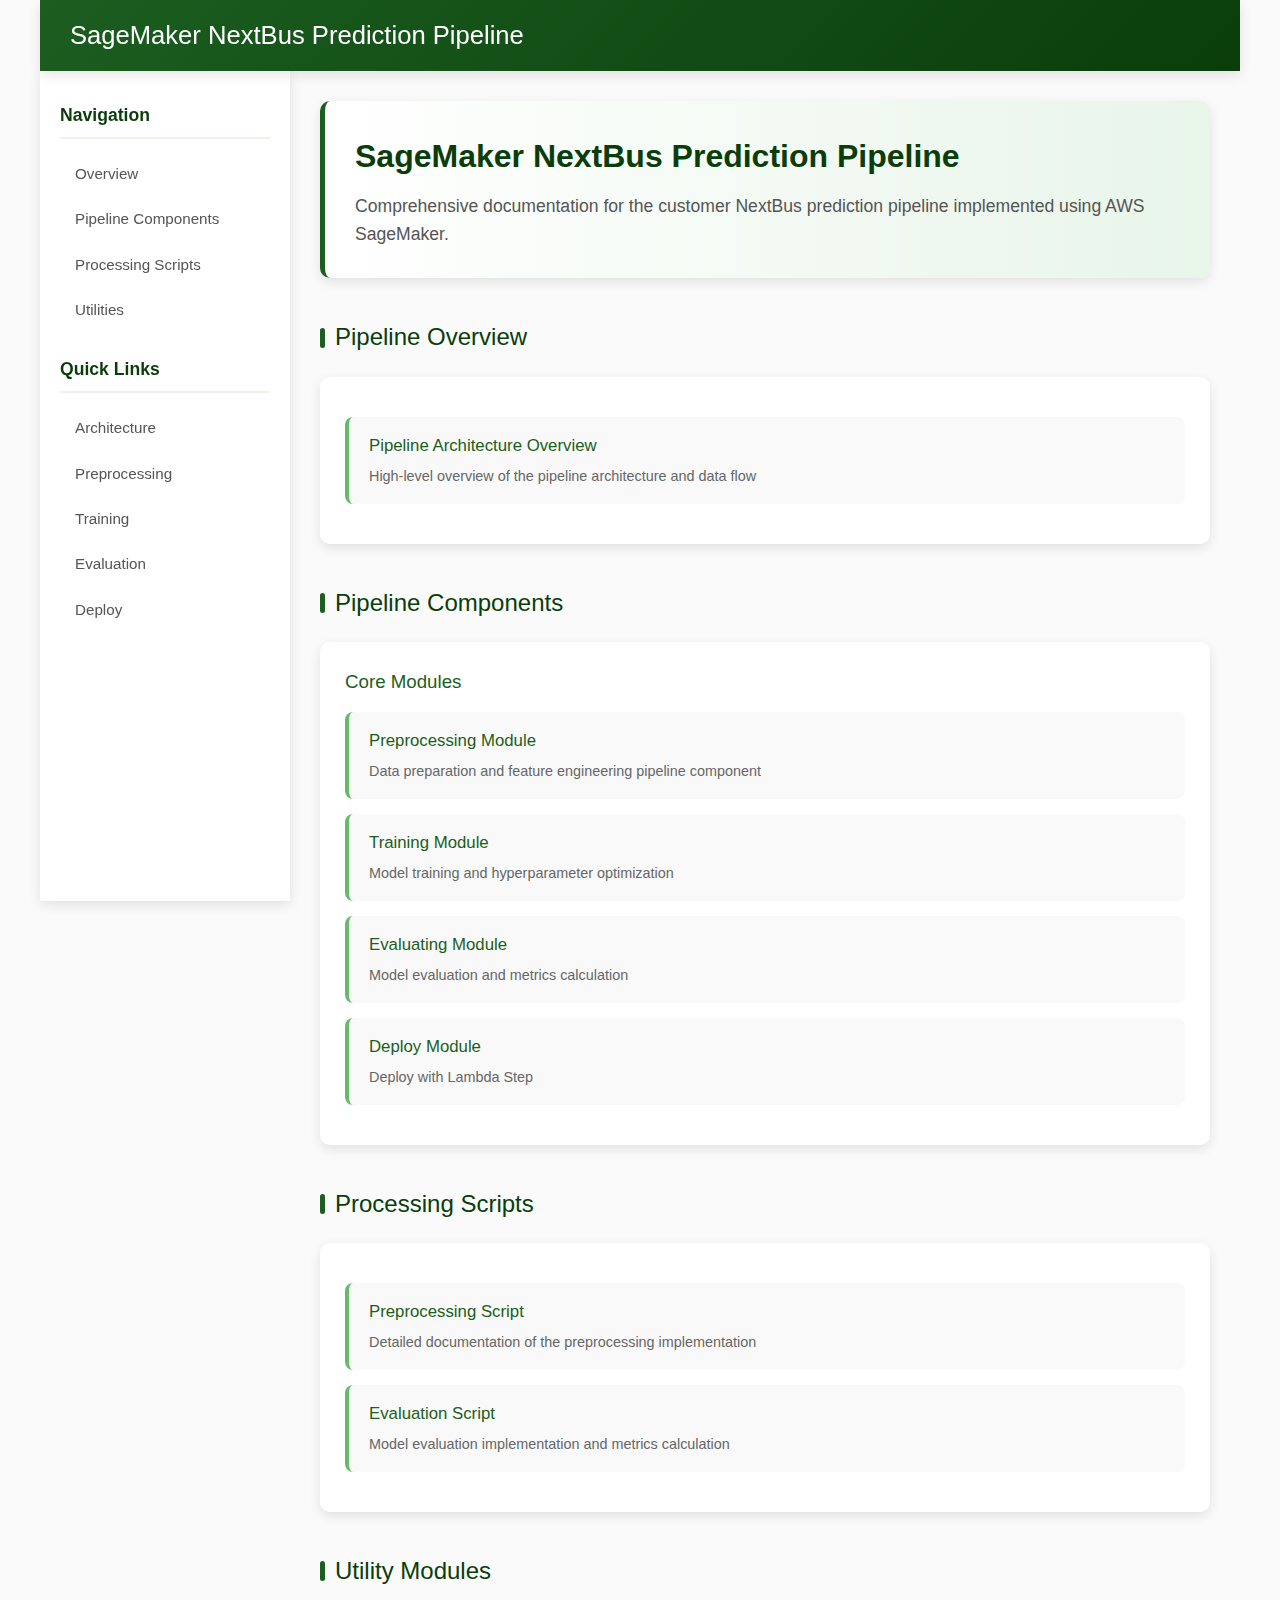
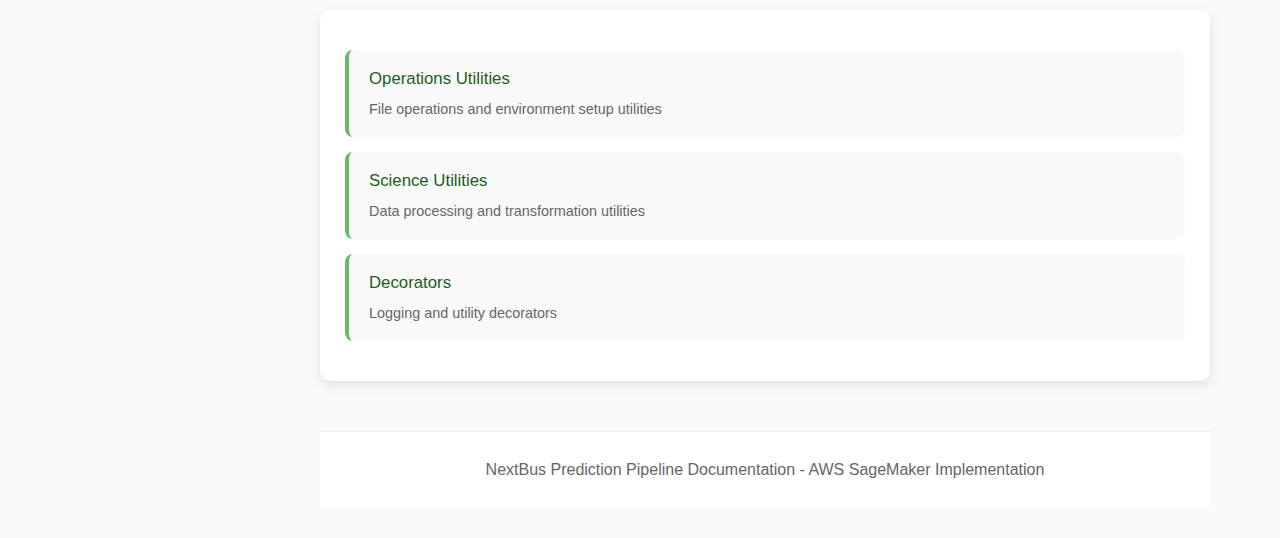
<file: index.html>
<!DOCTYPE html>
<html lang="en">
<head>
    <meta charset="UTF-8">
    <meta name="viewport" content="width=device-width, initial-scale=1.0">
    <title>SageMaker NextBus Prediction Pipeline Documentation</title>
    <style>
:root {
    --primary-green: #1b5e20;
    --secondary-green: #43a047;
    --light-green: #e8f5e9;
    --dark-green: #0a3d0a;
    --accent-green: #66bb6a;
    --border-radius: 10px;
    --shadow: 0 4px 12px rgba(0, 0, 0, 0.1);
}

* {
    box-sizing: border-box;
    margin: 0;
    padding: 0;
}

body {
    font-family: 'Segoe UI', Roboto, 'Helvetica Neue', Arial, sans-serif;
    line-height: 1.6;
    max-width: 1200px;
    margin: 0 auto;
    padding: 0;
    color: #333;
    background-color: #fafafa;
}

.navbar {
    background: linear-gradient(135deg, var(--primary-green), var(--dark-green));
    color: white;
    padding: 15px 30px;
    position: sticky;
    top: 0;
    z-index: 1000;
    box-shadow: var(--shadow);
}

.navbar h1 {
    font-size: 1.6rem;
    font-weight: 500;
}

.main-content {
    display: flex;
    min-height: calc(100vh - 130px);
}

.sidebar {
    width: 250px;
    background-color: white;
    padding: 30px 0;
    box-shadow: var(--shadow);
    position: sticky;
    top: 70px;
    height: calc(100vh - 70px);
    overflow-y: auto;
}

.sidebar-section {
    padding: 0 20px;
    margin-bottom: 25px;
}

.sidebar-title {
    font-size: 1.1rem;
    color: var(--dark-green);
    margin-bottom: 15px;
    font-weight: 600;
    padding-bottom: 8px;
    border-bottom: 2px solid var(--light-green);
}

.sidebar-links a {
    display: block;
    padding: 8px 15px;
    margin: 5px 0;
    color: #555;
    text-decoration: none;
    border-radius: 5px;
    transition: all 0.2s ease;
    font-size: 0.95rem;
}

.sidebar-links a:hover {
    background-color: var(--light-green);
    color: var(--primary-green);
    transform: translateX(5px);
}

.content {
    flex: 1;
    padding: 30px;
}

.header {
    background: linear-gradient(to right, white, var(--light-green));
    padding: 30px;
    border-radius: var(--border-radius);
    margin-bottom: 30px;
    border-left: 5px solid var(--primary-green);
    box-shadow: var(--shadow);
}

.header h1 {
    color: var(--dark-green);
    margin-bottom: 10px;
    font-weight: 600;
    font-size: 2rem;
}

.header p {
    color: #555;
    font-size: 1.1rem;
}

.section {
    margin: 40px 0;
}

.section h2 {
    color: var(--dark-green);
    margin-bottom: 15px;
    font-weight: 500;
    display: flex;
    align-items: center;
}

.section h2::before {
    content: "";
    display: inline-block;
    width: 5px;
    height: 20px;
    background-color: var(--primary-green);
    margin-right: 10px;
    border-radius: 3px;
}

.module-group {
    background-color: white;
    padding: 25px;
    border-radius: var(--border-radius);
    box-shadow: var(--shadow);
    margin: 20px 0;
    transition: transform 0.3s ease;
}

.module-group:hover {
    transform: translateY(-5px);
}

.module-group h3 {
    color: var(--primary-green);
    margin-bottom: 15px;
    font-weight: 500;
}

.module-list {
    list-style-type: none;
}

.module-list li {
    margin: 15px 0;
    padding: 0;
    transition: all 0.3s ease;
}

.module-card {
    display: block;
    padding: 16px 20px;
    background-color: #f9f9f9;
    border-radius: 8px;
    border-left: 4px solid var(--accent-green);
    transition: all 0.3s ease;
}

.module-card:hover {
    background-color: var(--light-green);
    transform: translateX(5px);
    box-shadow: 0 2px 8px rgba(0, 0, 0, 0.1);
}

.module-list a {
    color: var(--primary-green);
    text-decoration: none;
    font-weight: 500;
    font-size: 1.05rem;
}

.description {
    color: #666;
    font-size: 0.9rem;
    margin-top: 5px;
}

footer {
    text-align: center;
    padding: 25px;
    color: #666;
    background-color: white;
    margin-top: 50px;
    border-top: 1px solid #eee;
}

@media (max-width: 768px) {
    .main-content {
        flex-direction: column;
    }
    .sidebar {
        width: 100%;
        position: static;
        height: auto;
    }
    .content {
        padding: 20px;
    }
}
    </style>
</head>
<body>
    <nav class="navbar">
        <h1>SageMaker NextBus Prediction Pipeline</h1>
    </nav>

    <div class="main-content">
        <aside class="sidebar">
            <div class="sidebar-section">
                <h3 class="sidebar-title">Navigation</h3>
                <div class="sidebar-links">
                    <a href="#overview">Overview</a>
                    <a href="#pipeline-components">Pipeline Components</a>
                    <a href="#scripts">Processing Scripts</a>
                    <a href="#utilities">Utilities</a>
                </div>
            </div>
            
            <div class="sidebar-section">
                <h3 class="sidebar-title">Quick Links</h3>
                <div class="sidebar-links">
                    <a href="pipeline_architecture.html">Architecture</a>
                    <a href="preprocessing.html">Preprocessing</a>
                    <a href="training.html">Training</a>
                    <a href="evaluating.html">Evaluation</a>
                    <a href="deploy.html">Deploy</a>
                </div>
            </div>
        </aside>

        <main class="content">
            <div class="header">
                <h1>SageMaker NextBus Prediction Pipeline</h1>
                <p>Comprehensive documentation for the customer NextBus prediction pipeline implemented using AWS SageMaker.</p>
            </div>

            <div class="section" id="overview">
                <h2>Pipeline Overview</h2>
                <div class="module-group">
                    <ul class="module-list">
                        <li>
                            <div class="module-card">
                                <a href="pipeline_architecture.html">Pipeline Architecture Overview</a>
                                <div class="description">High-level overview of the pipeline architecture and data flow</div>
                            </div>
                        </li>
                    </ul>
                </div>
            </div>

            <div class="section" id="pipeline-components">
                <h2>Pipeline Components</h2>
                <div class="module-group">
                    <h3>Core Modules</h3>
                    <ul class="module-list">
                        <li>
                            <div class="module-card">
                                <a href="preprocessing.html">Preprocessing Module</a>
                                <div class="description">Data preparation and feature engineering pipeline component</div>
                            </div>
                        </li>
                        <li>
                            <div class="module-card">
                                <a href="training.html">Training Module</a>
                                <div class="description">Model training and hyperparameter optimization</div>
                            </div>
                        </li>
                        <li>
                            <div class="module-card">
                                <a href="evaluating.html">Evaluating Module</a>
                                <div class="description">Model evaluation and metrics calculation</div>
                            </div>
                        </li>
                        <li>
                            <div class="module-card">
                                <a href="deploy.html">Deploy Module</a>
                                <div class="description">Deploy with Lambda Step</div>
                            </div>
                        </li>
                    </ul>
                </div>
            </div>

            <div class="section" id="scripts">
                <h2>Processing Scripts</h2>
                <div class="module-group">
                    <ul class="module-list">
                        <li>
                            <div class="module-card">
                                <a href="preprocessing_script.html">Preprocessing Script</a>
                                <div class="description">Detailed documentation of the preprocessing implementation</div>
                            </div>
                        </li>
                        <li>
                            <div class="module-card">
                                <a href="evaluation_script.html">Evaluation Script</a>
                                <div class="description">Model evaluation implementation and metrics calculation</div>
                            </div>
                        </li>
                    </ul>
                </div>
            </div>

            <div class="section" id="utilities">
                <h2>Utility Modules</h2>
                <div class="module-group">
                    <ul class="module-list">
                        <li>
                            <div class="module-card">
                                <a href="utils.html#operations">Operations Utilities</a>
                                <div class="description">File operations and environment setup utilities</div>
                            </div>
                        </li>
                        <li>
                            <div class="module-card">
                                <a href="utils.html#science">Science Utilities</a>
                                <div class="description">Data processing and transformation utilities</div>
                            </div>
                        </li>
                        <li>
                            <div class="module-card">
                                <a href="utils.html#decorators">Decorators</a>
                                <div class="description">Logging and utility decorators</div>
                            </div>
                        </li>
                    </ul>
                </div>
            </div>

            <footer>
                <p>NextBus Prediction Pipeline Documentation - AWS SageMaker Implementation</p>
            </footer>
        </main>
    </div>
</body>
</html>
</file>
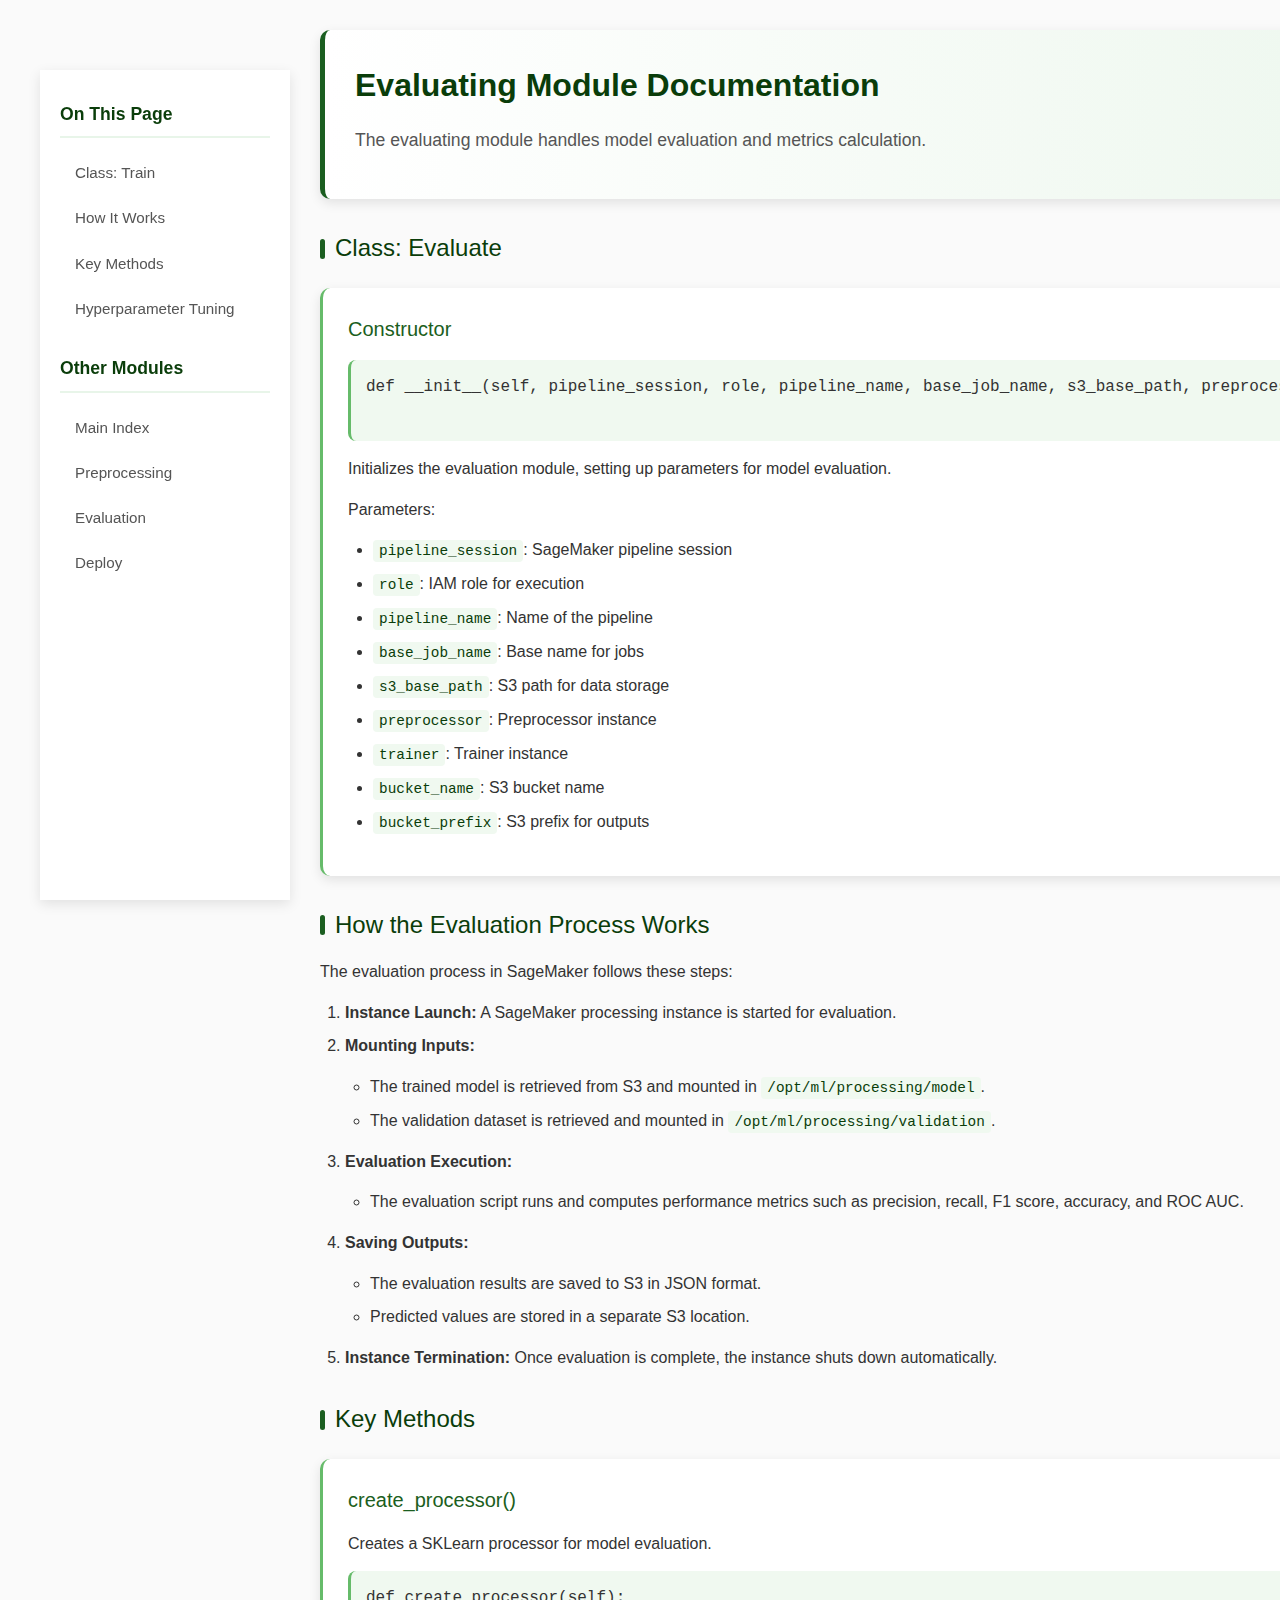
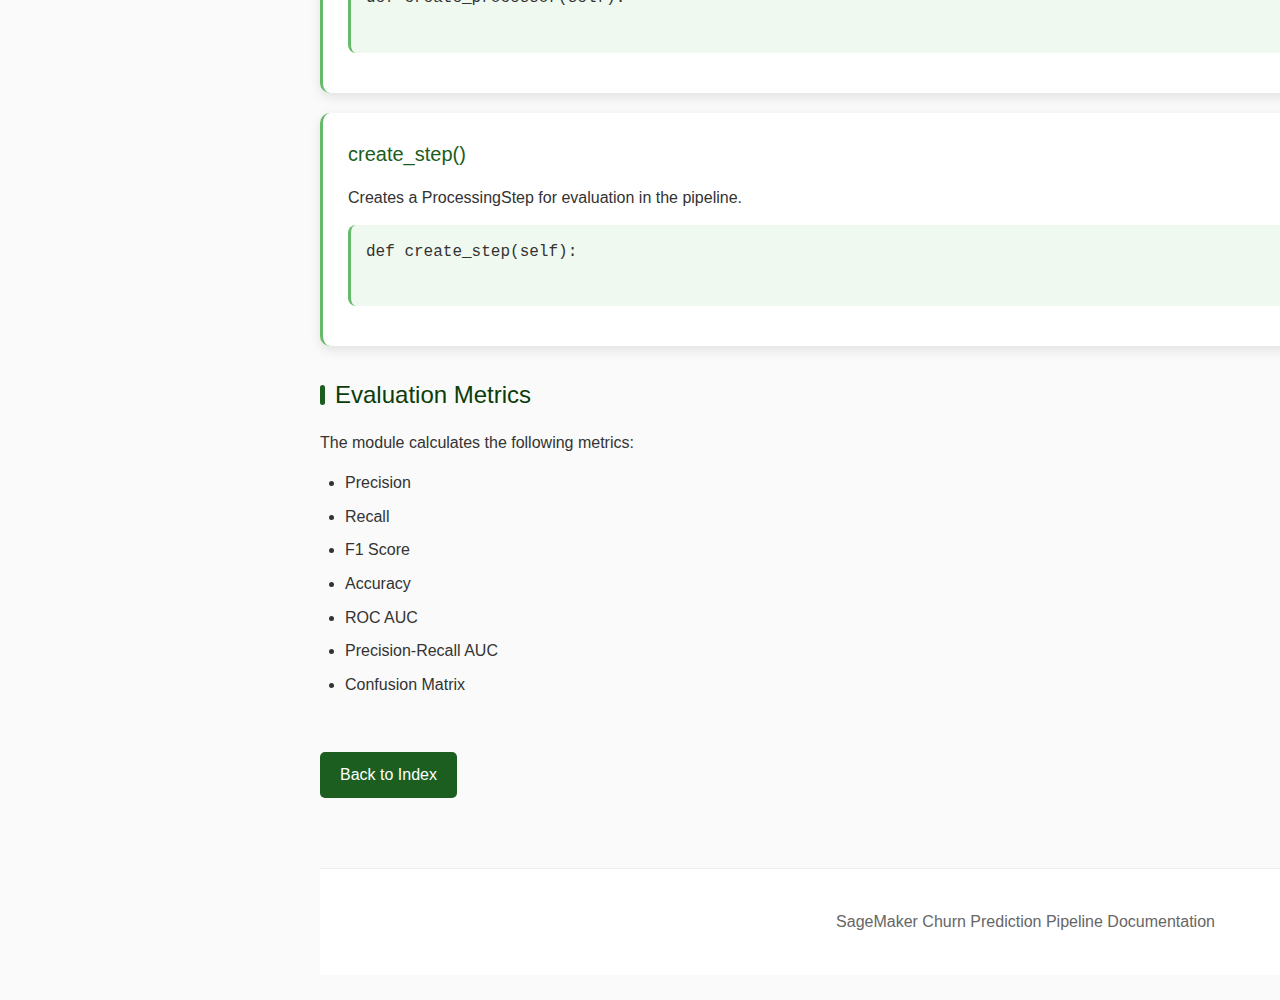
<file: evaluating.html>
<!DOCTYPE html>
<html lang="en">
<head>
    <meta charset="UTF-8">
    <meta name="viewport" content="width=device-width, initial-scale=1.0">
    <title>Evaluating Module Documentation</title>
    <style>
        /* Common styles - can be extracted to a separate CSS file */
        :root {
            --primary-green: #1b5e20;
            --secondary-green: #43a047;
            --light-green: #e8f5e9;
            --dark-green: #0a3d0a;
            --accent-green: #66bb6a;
            --border-radius: 10px;
            --shadow: 0 4px 12px rgba(0, 0, 0, 0.1);
            --code-bg: #f0f9f0;
        }
        
        * {
            box-sizing: border-box;
            margin: 0;
            padding: 0;
        }
        
        body {
            font-family: 'Segoe UI', Roboto, 'Helvetica Neue', Arial, sans-serif;
            line-height: 1.6;
            max-width: 1200px;
            margin: 0 auto;
            padding: 0;
            color: #333;
            background-color: #fafafa;
        }
        
        .navbar {
            background: linear-gradient(135deg, var(--primary-green), var(--dark-green));
            color: white;
            padding: 15px 30px;
            position: sticky;
            top: 0;
            z-index: 1000;
            box-shadow: var(--shadow);
        }
        
        .navbar h1 {
            font-size: 1.6rem;
            font-weight: 500;
        }
        
        .navbar .breadcrumb {
            margin-top: 5px;
            font-size: 0.9rem;
            opacity: 0.9;
        }
        
        .navbar .breadcrumb a {
            color: white;
            text-decoration: none;
        }
        
        .navbar .breadcrumb a:hover {
            text-decoration: underline;
        }
        
        .main-content {
            display: flex;
            min-height: calc(100vh - 130px);
        }
        
        .sidebar {
                    width: 250px !important;;
                    min-width: 250px;
                    display: block !important;
                    visibility: visible !important;
                    opacity: 1 !important;
                    background-color: white;
                    padding: 30px 0;
                    box-shadow: var(--shadow);
                    position: sticky;
                    top: 70px;
                    height: calc(100vh - 70px);
                    overflow-y: auto;
                }
        
        .sidebar-section {
            padding: 0 20px;
            margin-bottom: 25px;
        }
        
        .sidebar-title {
            font-size: 1.1rem;
            color: var(--dark-green);
            margin-bottom: 15px;
            font-weight: 600;
            padding-bottom: 8px;
            border-bottom: 2px solid var(--light-green);
        }
        
        .sidebar-links a {
            display: block;
            padding: 8px 15px;
            margin: 5px 0;
            color: #555;
            text-decoration: none;
            border-radius: 5px;
            transition: all 0.2s ease;
            font-size: 0.95rem;
        }
        
        .sidebar-links a:hover {
            background-color: var(--light-green);
            color: var(--primary-green);
            transform: translateX(5px);
        }
        
        .content {
            flex: 1;
            padding: 30px;
        }
        
        .header {
            background: linear-gradient(to right, white, var(--light-green));
            padding: 30px;
            border-radius: var(--border-radius);
            margin-bottom: 30px;
            border-left: 5px solid var(--primary-green);
            box-shadow: var(--shadow);
        }
        
        .header h1 {
            color: var(--dark-green);
            margin-bottom: 10px;
            font-weight: 600;
            font-size: 2rem;
        }
        
        .header p {
            color: #555;
            font-size: 1.1rem;
        }
        
        .section {
            margin: 40px 0;
        }
        
        h2 {
            color: var(--dark-green);
            margin: 30px 0 15px 0;
            font-weight: 500;
            display: flex;
            align-items: center;
            font-size: 1.5rem;
        }
        
        h2::before {
            content: "";
            display: inline-block;
            width: 5px;
            height: 20px;
            background-color: var(--primary-green);
            margin-right: 10px;
            border-radius: 3px;
        }
        
        .method {
            background-color: white;
            padding: 25px;
            border-radius: var(--border-radius);
            box-shadow: var(--shadow);
            margin: 20px 0;
            transition: transform 0.2s ease;
            border-left: 3px solid var(--accent-green);
        }
        
        .method:hover {
            transform: translateY(-3px);
        }
        
        .method h3 {
            color: var(--primary-green);
            margin-bottom: 15px;
            font-weight: 500;
            font-size: 1.25rem;
        }
        
        code {
            background-color: var(--code-bg);
            padding: 3px 6px;
            border-radius: 4px;
            font-family: 'Consolas', 'Monaco', monospace;
            font-size: 0.9em;
            color: var(--dark-green);
        }
        
        pre {
            background-color: var(--code-bg);
            padding: 15px;
            border-radius: 8px;
            overflow-x: auto;
            margin: 15px 0;
            font-family: 'Consolas', 'Monaco', monospace;
            border-left: 3px solid var(--accent-green);
        }
        
        ul, ol {
            padding-left: 25px;
            margin: 15px 0;
        }
        
        li {
            margin: 8px 0;
        }
        
        p {
            margin: 15px 0;
        }
        
        .back-link {
            display: inline-block;
            margin: 40px 0 20px;
            padding: 10px 20px;
            background-color: var(--primary-green);
            color: white;
            text-decoration: none;
            border-radius: 5px;
            transition: all 0.2s ease;
        }
        
        .back-link:hover {
            background-color: var(--dark-green);
            transform: translateY(-2px);
            box-shadow: 0 4px 8px rgba(0, 0, 0, 0.1);
        }
        
        footer {
            text-align: center;
            padding: 25px;
            color: #666;
            background-color: white;
            margin-top: 50px;
            border-top: 1px solid #eee;
        }
        
        @media (max-width: 768px) {
            .main-content {
                flex-direction: column;
            }
            .sidebar {
                width: 100%;
                position: static;
                height: auto;
            }
            .content {
                padding: 20px;
            }
        }
            </style>
</head>
<body>
    <div class="main-content">
        <aside class="sidebar">
            <div class="sidebar-section">
                <h3 class="sidebar-title">On This Page</h3>
                <div class="sidebar-links">
                    <a href="#class-train">Class: Train</a>
                    <a href="#how-it-works">How It Works</a>
                    <a href="#key-methods">Key Methods</a>
                    <a href="#hyperparameter-tuning">Hyperparameter Tuning</a>
                </div>
            </div>
            
            <div class="sidebar-section">
                <h3 class="sidebar-title">Other Modules</h3>
                <div class="sidebar-links">
                    <a href="index.html">Main Index</a>
                    <a href="preprocessing.html">Preprocessing</a>
                    <a href="evaluating.html">Evaluation</a>
                    <a href="deploy.html">Deploy</a>
                </div>
            </div>
        </aside>
    
    
        <main class="content">
    <div class="header">
    <h1>Evaluating Module Documentation</h1>
    <p>The evaluating module handles model evaluation and metrics calculation.</p>
</div>
    <h2>Class: Evaluate</h2>
    <div class="method">
        <h3>Constructor</h3>
        <pre>
def __init__(self, pipeline_session, role, pipeline_name, base_job_name, s3_base_path, preprocessor, trainer, bucket_name, bucket_prefix):
        </pre>
        <p>Initializes the evaluation module, setting up parameters for model evaluation.</p>
        <p>Parameters:</p>
        <ul>
            <li><code>pipeline_session</code>: SageMaker pipeline session</li>
            <li><code>role</code>: IAM role for execution</li>
            <li><code>pipeline_name</code>: Name of the pipeline</li>
            <li><code>base_job_name</code>: Base name for jobs</li>
            <li><code>s3_base_path</code>: S3 path for data storage</li>
            <li><code>preprocessor</code>: Preprocessor instance</li>
            <li><code>trainer</code>: Trainer instance</li>
            <li><code>bucket_name</code>: S3 bucket name</li>
            <li><code>bucket_prefix</code>: S3 prefix for outputs</li>
        </ul>
    </div>

    <h2>How the Evaluation Process Works</h2>
    <p>The evaluation process in SageMaker follows these steps:</p>
    <ol>
        <li><strong>Instance Launch:</strong> A SageMaker processing instance is started for evaluation.</li>
        <li><strong>Mounting Inputs:</strong>
            <ul>
                <li>The trained model is retrieved from S3 and mounted in <code>/opt/ml/processing/model</code>.</li>
                <li>The validation dataset is retrieved and mounted in <code>/opt/ml/processing/validation</code>.</li>
            </ul>
        </li>
        <li><strong>Evaluation Execution:</strong>
            <ul>
                <li>The evaluation script runs and computes performance metrics such as precision, recall, F1 score, accuracy, and ROC AUC.</li>
            </ul>
        </li>
        <li><strong>Saving Outputs:</strong>
            <ul>
                <li>The evaluation results are saved to S3 in JSON format.</li>
                <li>Predicted values are stored in a separate S3 location.</li>
            </ul>
        </li>
        <li><strong>Instance Termination:</strong> Once evaluation is complete, the instance shuts down automatically.</li>
    </ol>

    <h2>Key Methods</h2>
    <div class="method">
        <h3>create_processor()</h3>
        <p>Creates a SKLearn processor for model evaluation.</p>
        <pre>
def create_processor(self):
        </pre>
    </div>

    <div class="method">
        <h3>create_step()</h3>
        <p>Creates a ProcessingStep for evaluation in the pipeline.</p>
        <pre>
def create_step(self):
        </pre>
    </div>

    <h2>Evaluation Metrics</h2>
    <p>The module calculates the following metrics:</p>
    <ul>
        <li>Precision</li>
        <li>Recall</li>
        <li>F1 Score</li>
        <li>Accuracy</li>
        <li>ROC AUC</li>
        <li>Precision-Recall AUC</li>
        <li>Confusion Matrix</li>
    </ul>

    <a href="index.html" class="back-link">Back to Index</a>
    
    <footer>
        <p>SageMaker Churn Prediction Pipeline Documentation</p>
    </footer>
</main>
</div>
</body>
</html>
</file>
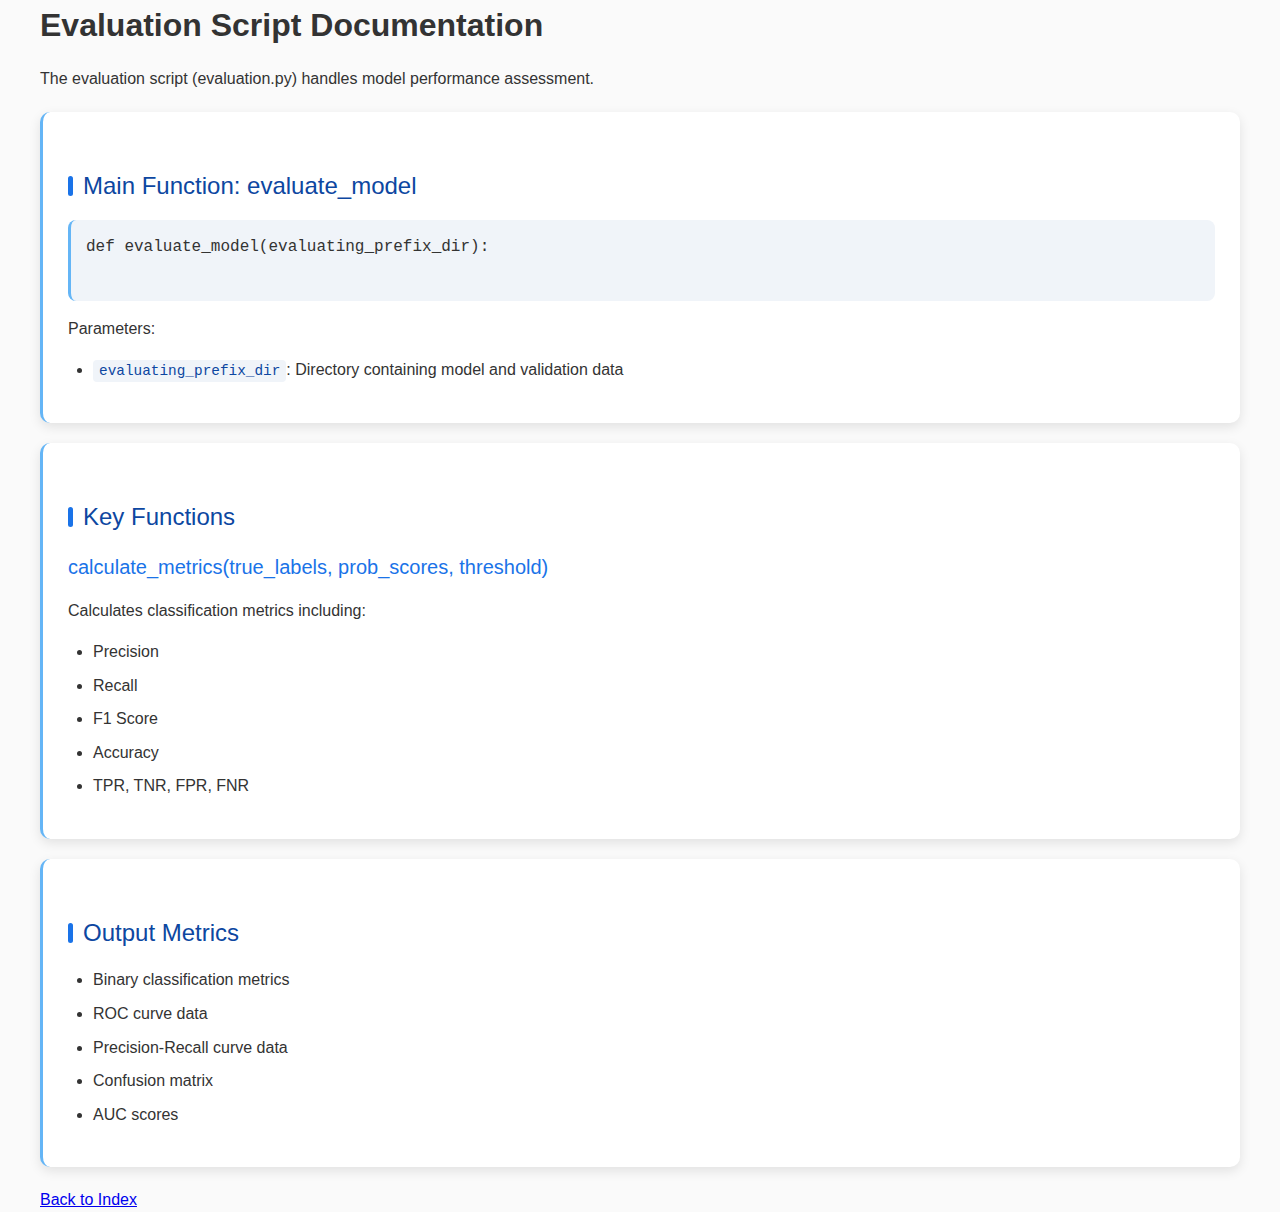
<file: evaluation_script.html>
<!DOCTYPE html>
<html lang="en">
<head>
    <meta charset="UTF-8">
    <meta name="viewport" content="width=device-width, initial-scale=1.0">
    <title>Evaluation Script Documentation</title>
    <link rel="stylesheet" href="styles.css">
    <!-- <style>
        body {
            font-family: Arial, sans-serif;
            line-height: 1.6;
            max-width: 1200px;
            margin: 0 auto;
            padding: 20px;
        }
        .method {
            margin: 20px 0;
            padding: 15px;
            background-color: #f5f5f5;
            border-radius: 5px;
        }
        code {
            background-color: #eee;
            padding: 2px 4px;
            border-radius: 3px;
        }
        pre {
            background-color: #f8f8f8;
            padding: 10px;
            border-radius: 5px;
            overflow-x: auto;
        }
    </style> -->
</head>
<body>
    <h1>Evaluation Script Documentation</h1>
    <p>The evaluation script (evaluation.py) handles model performance assessment.</p>

    <div class="method">
        <h2>Main Function: evaluate_model</h2>
        <pre>
def evaluate_model(evaluating_prefix_dir):
        </pre>
        <p>Parameters:</p>
        <ul>
            <li><code>evaluating_prefix_dir</code>: Directory containing model and validation data</li>
        </ul>
    </div>

    <div class="method">
        <h2>Key Functions</h2>
        <h3>calculate_metrics(true_labels, prob_scores, threshold)</h3>
        <p>Calculates classification metrics including:</p>
        <ul>
            <li>Precision</li>
            <li>Recall</li>
            <li>F1 Score</li>
            <li>Accuracy</li>
            <li>TPR, TNR, FPR, FNR</li>
        </ul>
    </div>

    <div class="method">
        <h2>Output Metrics</h2>
        <ul>
            <li>Binary classification metrics</li>
            <li>ROC curve data</li>
            <li>Precision-Recall curve data</li>
            <li>Confusion matrix</li>
            <li>AUC scores</li>
        </ul>
    </div>

    <a href="index.html">Back to Index</a>
</body>
</html>
</file>
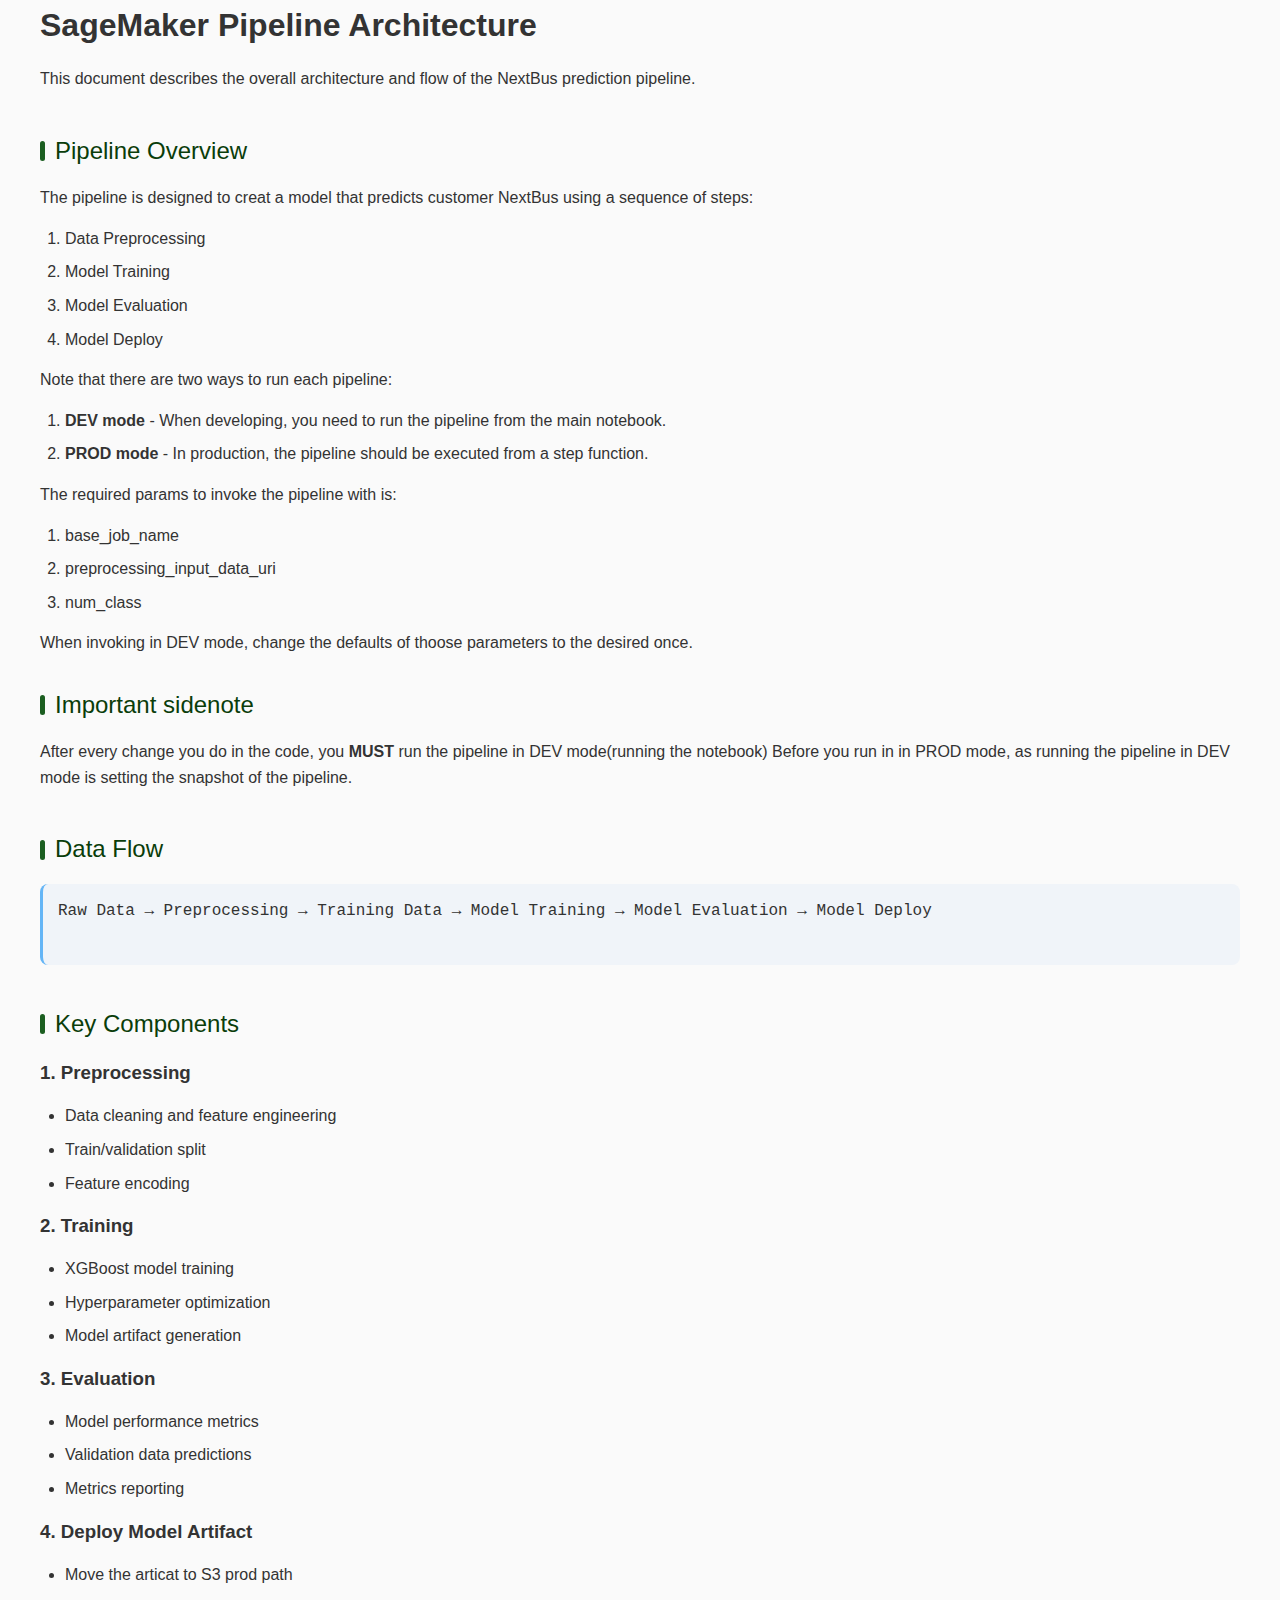
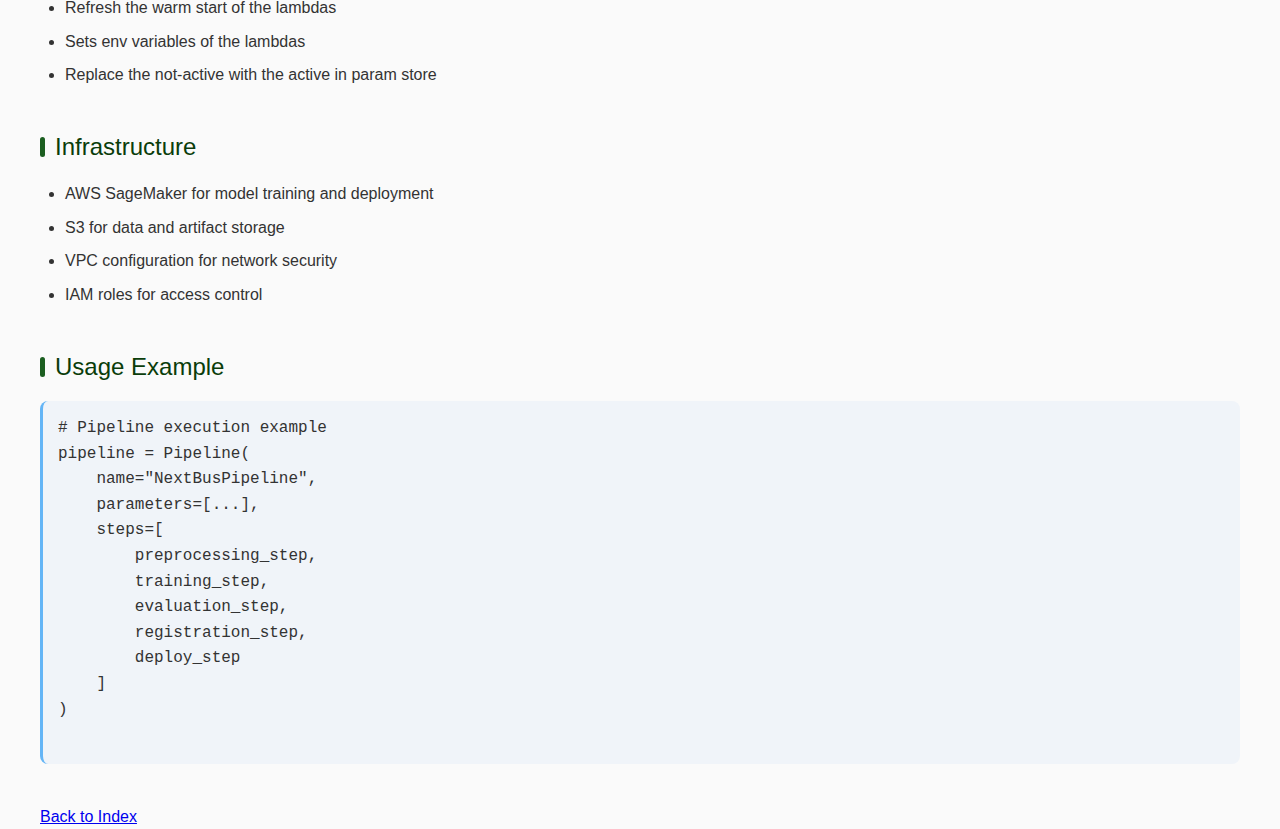
<file: pipeline_architecture.html>
<!DOCTYPE html>
<html lang="en">
<head>
    <meta charset="UTF-8">
    <meta name="viewport" content="width=device-width, initial-scale=1.0">
    <title>Pipeline Architecture Documentation</title>
    <link rel="stylesheet" href="styles.css">
    <style>
        :root {
            --primary-green: #1b5e20;
            --secondary-green: #43a047;
            --light-green: #e8f5e9;
            --dark-green: #0a3d0a;
            --accent-green: #66bb6a;
            --border-radius: 10px;
            --shadow: 0 4px 12px rgba(0, 0, 0, 0.1);
        }
        
        * {
            box-sizing: border-box;
            margin: 0;
            padding: 0;
        }
        
        body {
            font-family: 'Segoe UI', Roboto, 'Helvetica Neue', Arial, sans-serif;
            line-height: 1.6;
            max-width: 1200px;
            margin: 0 auto;
            padding: 0;
            color: #333;
            background-color: #fafafa;
        }
        
        .navbar {
            background: linear-gradient(135deg, var(--primary-green), var(--dark-green));
            color: white;
            padding: 15px 30px;
            position: sticky;
            top: 0;
            z-index: 1000;
            box-shadow: var(--shadow);
        }
        
        .navbar h1 {
            font-size: 1.6rem;
            font-weight: 500;
        }
        
        .main-content {
            display: flex;
            min-height: calc(100vh - 130px);
        }
        
        .sidebar {
            width: 250px;
            background-color: white;
            padding: 30px 0;
            box-shadow: var(--shadow);
            position: sticky;
            top: 70px;
            height: calc(100vh - 70px);
            overflow-y: auto;
        }
        
        .sidebar-section {
            padding: 0 20px;
            margin-bottom: 25px;
        }
        
        .sidebar-title {
            font-size: 1.1rem;
            color: var(--dark-green);
            margin-bottom: 15px;
            font-weight: 600;
            padding-bottom: 8px;
            border-bottom: 2px solid var(--light-green);
        }
        
        .sidebar-links a {
            display: block;
            padding: 8px 15px;
            margin: 5px 0;
            color: #555;
            text-decoration: none;
            border-radius: 5px;
            transition: all 0.2s ease;
            font-size: 0.95rem;
        }
        
        .sidebar-links a:hover {
            background-color: var(--light-green);
            color: var(--primary-green);
            transform: translateX(5px);
        }
        
        .content {
            flex: 1;
            padding: 30px;
        }
        
        .header {
            background: linear-gradient(to right, white, var(--light-green));
            padding: 30px;
            border-radius: var(--border-radius);
            margin-bottom: 30px;
            border-left: 5px solid var(--primary-green);
            box-shadow: var(--shadow);
        }
        
        .header h1 {
            color: var(--dark-green);
            margin-bottom: 10px;
            font-weight: 600;
            font-size: 2rem;
        }
        
        .header p {
            color: #555;
            font-size: 1.1rem;
        }
        
        .section {
            margin: 40px 0;
        }
        
        .section h2 {
            color: var(--dark-green);
            margin-bottom: 15px;
            font-weight: 500;
            display: flex;
            align-items: center;
        }
        
        .section h2::before {
            content: "";
            display: inline-block;
            width: 5px;
            height: 20px;
            background-color: var(--primary-green);
            margin-right: 10px;
            border-radius: 3px;
        }
        
        .module-group {
            background-color: white;
            padding: 25px;
            border-radius: var(--border-radius);
            box-shadow: var(--shadow);
            margin: 20px 0;
            transition: transform 0.3s ease;
        }
        
        .module-group:hover {
            transform: translateY(-5px);
        }
        
        .module-group h3 {
            color: var(--primary-green);
            margin-bottom: 15px;
            font-weight: 500;
        }
        
        .module-list {
            list-style-type: none;
        }
        
        .module-list li {
            margin: 15px 0;
            padding: 0;
            transition: all 0.3s ease;
        }
        
        .module-card {
            display: block;
            padding: 16px 20px;
            background-color: #f9f9f9;
            border-radius: 8px;
            border-left: 4px solid var(--accent-green);
            transition: all 0.3s ease;
        }
        
        .module-card:hover {
            background-color: var(--light-green);
            transform: translateX(5px);
            box-shadow: 0 2px 8px rgba(0, 0, 0, 0.1);
        }
        
        .module-list a {
            color: var(--primary-green);
            text-decoration: none;
            font-weight: 500;
            font-size: 1.05rem;
        }
        
        .description {
            color: #666;
            font-size: 0.9rem;
            margin-top: 5px;
        }
        
        footer {
            text-align: center;
            padding: 25px;
            color: #666;
            background-color: white;
            margin-top: 50px;
            border-top: 1px solid #eee;
        }
        
        @media (max-width: 768px) {
            .main-content {
                flex-direction: column;
            }
            .sidebar {
                width: 100%;
                position: static;
                height: auto;
            }
            .content {
                padding: 20px;
            }
        }
            </style>
</head>
<body>
    <h1>SageMaker Pipeline Architecture</h1>
    <p>This document describes the overall architecture and flow of the NextBus prediction pipeline.</p>

    <div class="section">
        <h2>Pipeline Overview</h2>
        <p>The pipeline is designed to creat a model that predicts customer NextBus using a sequence of steps:</p>
        <ol>
            <li>Data Preprocessing</li>
            <li>Model Training</li>
            <li>Model Evaluation</li>
            <li>Model Deploy</li>
        </ol>
        <p>Note that there are two ways to run each pipeline:</p>
        <ol>
            <li><strong>DEV mode</strong> - When developing, you need to run the pipeline from the main notebook.</li>
            <li><strong>PROD mode</strong> - In production, the pipeline should be executed from a step function.</li>
        </ol>
        The required params to invoke the pipeline with is:
        <ol>
            <li>base_job_name</li>
            <li>preprocessing_input_data_uri</li>
            <li>num_class</li>
        </ol>
        When invoking in DEV mode, change the defaults of thoose parameters to the desired once. 
        <h2>Important sidenote</h2>
        After every change you do in the code, you <b>MUST</b> run the pipeline in DEV mode(running the notebook)
        Before you run in in PROD mode, as running the pipeline in DEV mode is setting the snapshot of the pipeline.
    </div>
    

    <div class="section">
        <h2>Data Flow</h2>
        <div class="flow-diagram">
            <pre>
Raw Data → Preprocessing → Training Data → Model Training → Model Evaluation → Model Deploy
            </pre>
        </div>
    </div>

    <div class="section">
        <h2>Key Components</h2>
        <h3>1. Preprocessing</h3>
        <ul>
            <li>Data cleaning and feature engineering</li>
            <li>Train/validation split</li>
            <li>Feature encoding</li>
        </ul>

        <h3>2. Training</h3>
        <ul>
            <li>XGBoost model training</li>
            <li>Hyperparameter optimization</li>
            <li>Model artifact generation</li>
        </ul>

        <h3>3. Evaluation</h3>
        <ul>
            <li>Model performance metrics</li>
            <li>Validation data predictions</li>
            <li>Metrics reporting</li>
        </ul>

        <h3>4. Deploy Model Artifact</h3>
        <ul>
            <li>Move the articat to S3 prod path</li>
            <li>Refresh the warm start of the lambdas</li>
            <li>Sets env variables of the lambdas</li>
            <li>Replace the not-active with the active in param store</li>
        </ul>
    </div>

    <div class="section">
        <h2>Infrastructure</h2>
        <ul>
            <li>AWS SageMaker for model training and deployment</li>
            <li>S3 for data and artifact storage</li>
            <li>VPC configuration for network security</li>
            <li>IAM roles for access control</li>
        </ul>
    </div>

    <div class="section">
        <h2>Usage Example</h2>
        <div class="code-example">
            <pre>
# Pipeline execution example
pipeline = Pipeline(
    name="NextBusPipeline",
    parameters=[...],
    steps=[
        preprocessing_step,
        training_step,
        evaluation_step,
        registration_step,
        deploy_step
    ]
)
            </pre>
        </div>
    </div>

    <a href="index.html">Back to Index</a>
</body>
</html>
</file>
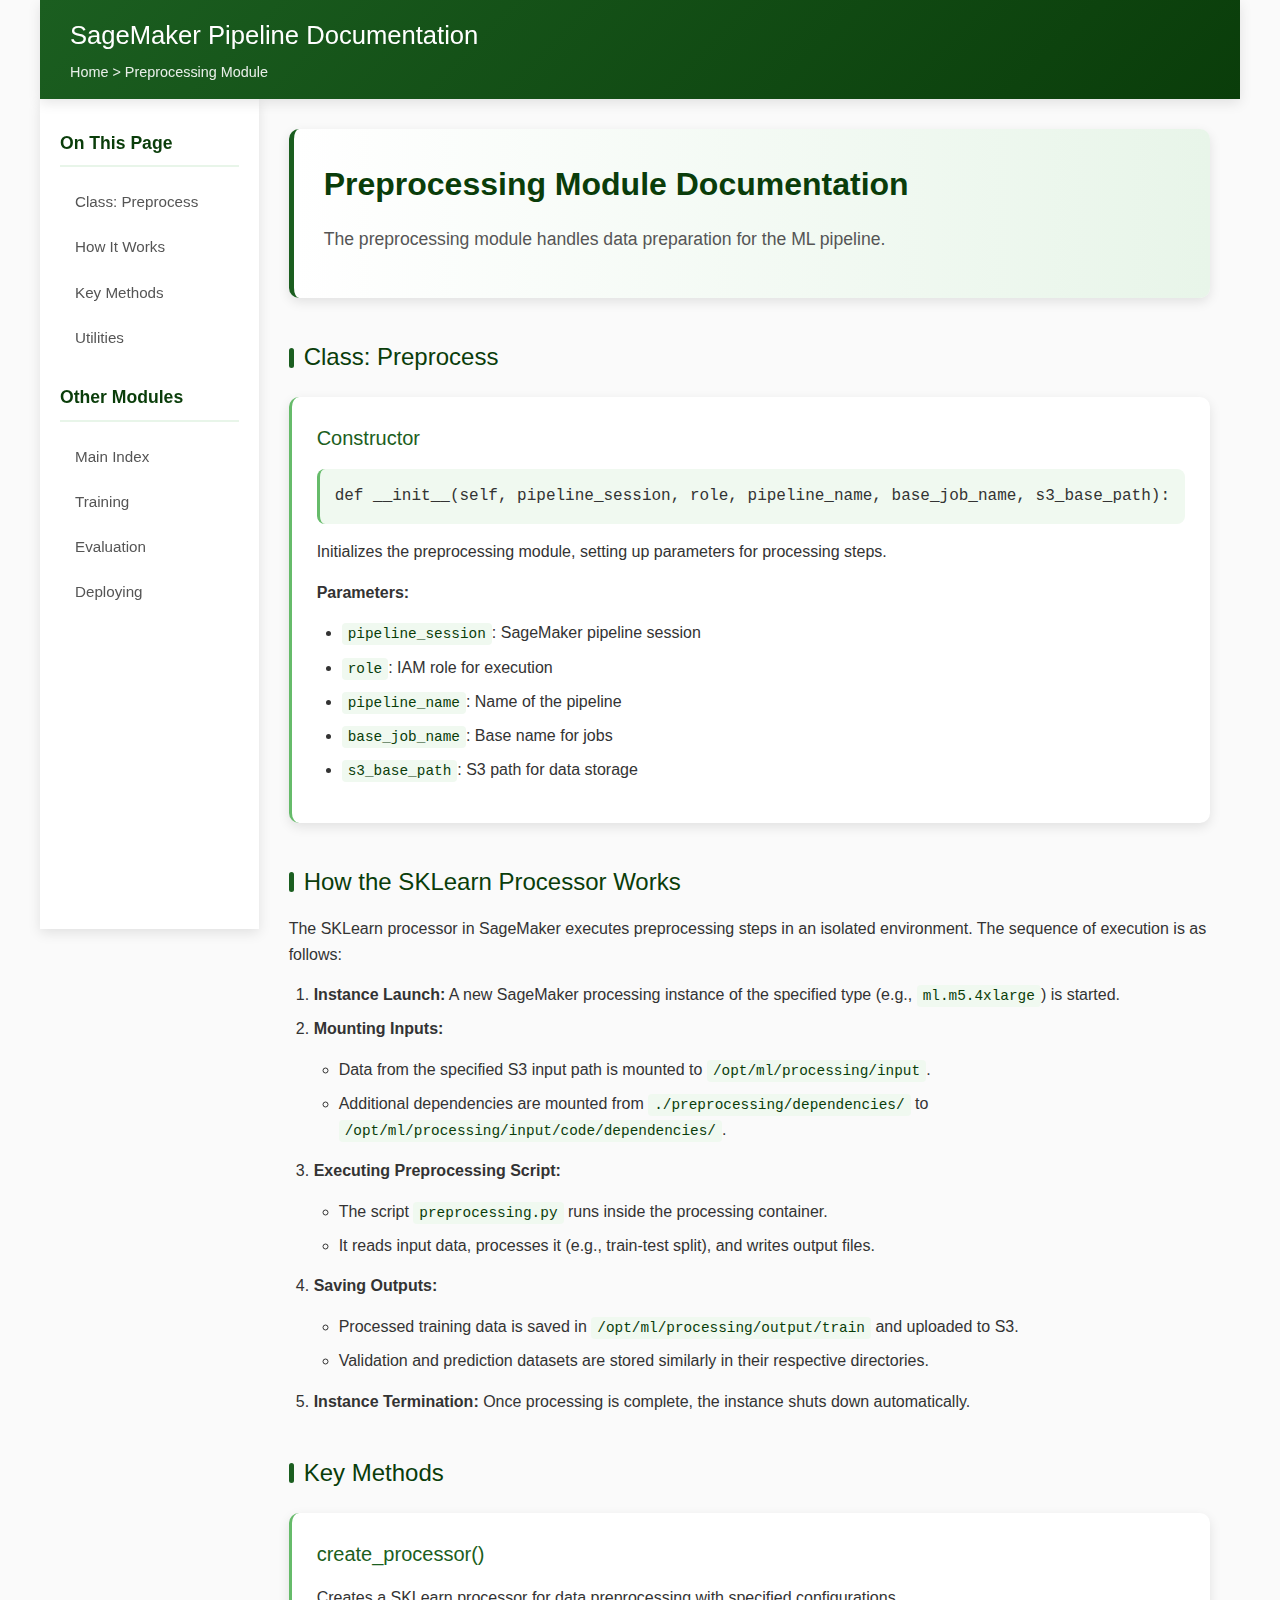
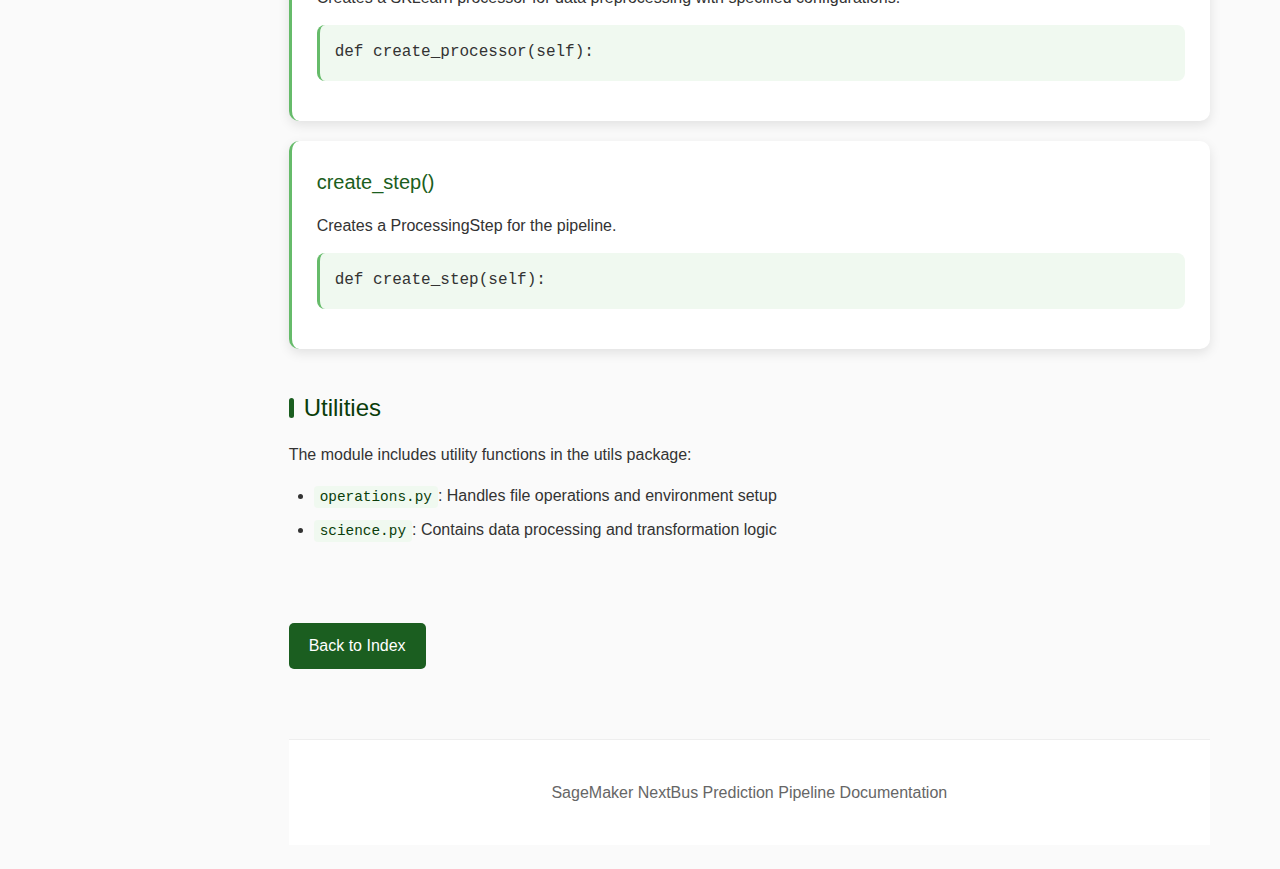
<file: preprocessing.html>
<!DOCTYPE html>
<html lang="en">
<head>
    <meta charset="UTF-8">
    <meta name="viewport" content="width=device-width, initial-scale=1.0">
    <title>Preprocessing Module Documentation</title>
    <style>
 /* Common styles - can be extracted to a separate CSS file */
:root {
    --primary-green: #1b5e20;
    --secondary-green: #43a047;
    --light-green: #e8f5e9;
    --dark-green: #0a3d0a;
    --accent-green: #66bb6a;
    --border-radius: 10px;
    --shadow: 0 4px 12px rgba(0, 0, 0, 0.1);
    --code-bg: #f0f9f0;
}

* {
    box-sizing: border-box;
    margin: 0;
    padding: 0;
}

body {
    font-family: 'Segoe UI', Roboto, 'Helvetica Neue', Arial, sans-serif;
    line-height: 1.6;
    max-width: 1200px;
    margin: 0 auto;
    padding: 0;
    color: #333;
    background-color: #fafafa;
}

.navbar {
    background: linear-gradient(135deg, var(--primary-green), var(--dark-green));
    color: white;
    padding: 15px 30px;
    position: sticky;
    top: 0;
    z-index: 1000;
    box-shadow: var(--shadow);
}

.navbar h1 {
    font-size: 1.6rem;
    font-weight: 500;
}

.navbar .breadcrumb {
    margin-top: 5px;
    font-size: 0.9rem;
    opacity: 0.9;
}

.navbar .breadcrumb a {
    color: white;
    text-decoration: none;
}

.navbar .breadcrumb a:hover {
    text-decoration: underline;
}

.main-content {
    display: flex;
    min-height: calc(100vh - 130px);
}

.sidebar {
    width: 250px;
    background-color: white;
    padding: 30px 0;
    box-shadow: var(--shadow);
    position: sticky;
    top: 70px;
    height: calc(100vh - 70px);
    overflow-y: auto;
}

.sidebar-section {
    padding: 0 20px;
    margin-bottom: 25px;
}

.sidebar-title {
    font-size: 1.1rem;
    color: var(--dark-green);
    margin-bottom: 15px;
    font-weight: 600;
    padding-bottom: 8px;
    border-bottom: 2px solid var(--light-green);
}

.sidebar-links a {
    display: block;
    padding: 8px 15px;
    margin: 5px 0;
    color: #555;
    text-decoration: none;
    border-radius: 5px;
    transition: all 0.2s ease;
    font-size: 0.95rem;
}

.sidebar-links a:hover {
    background-color: var(--light-green);
    color: var(--primary-green);
    transform: translateX(5px);
}

.content {
    flex: 1;
    padding: 30px;
}

.header {
    background: linear-gradient(to right, white, var(--light-green));
    padding: 30px;
    border-radius: var(--border-radius);
    margin-bottom: 30px;
    border-left: 5px solid var(--primary-green);
    box-shadow: var(--shadow);
}

.header h1 {
    color: var(--dark-green);
    margin-bottom: 10px;
    font-weight: 600;
    font-size: 2rem;
}

.header p {
    color: #555;
    font-size: 1.1rem;
}

.section {
    margin: 40px 0;
}

h2 {
    color: var(--dark-green);
    margin: 30px 0 15px 0;
    font-weight: 500;
    display: flex;
    align-items: center;
    font-size: 1.5rem;
}

h2::before {
    content: "";
    display: inline-block;
    width: 5px;
    height: 20px;
    background-color: var(--primary-green);
    margin-right: 10px;
    border-radius: 3px;
}

.method {
    background-color: white;
    padding: 25px;
    border-radius: var(--border-radius);
    box-shadow: var(--shadow);
    margin: 20px 0;
    transition: transform 0.2s ease;
    border-left: 3px solid var(--accent-green);
}

.method:hover {
    transform: translateY(-3px);
}

.method h3 {
    color: var(--primary-green);
    margin-bottom: 15px;
    font-weight: 500;
    font-size: 1.25rem;
}

code {
    background-color: var(--code-bg);
    padding: 3px 6px;
    border-radius: 4px;
    font-family: 'Consolas', 'Monaco', monospace;
    font-size: 0.9em;
    color: var(--dark-green);
}

pre {
    background-color: var(--code-bg);
    padding: 15px;
    border-radius: 8px;
    overflow-x: auto;
    margin: 15px 0;
    font-family: 'Consolas', 'Monaco', monospace;
    border-left: 3px solid var(--accent-green);
}

ul, ol {
    padding-left: 25px;
    margin: 15px 0;
}

li {
    margin: 8px 0;
}

p {
    margin: 15px 0;
}

.back-link {
    display: inline-block;
    margin: 40px 0 20px;
    padding: 10px 20px;
    background-color: var(--primary-green);
    color: white;
    text-decoration: none;
    border-radius: 5px;
    transition: all 0.2s ease;
}

.back-link:hover {
    background-color: var(--dark-green);
    transform: translateY(-2px);
    box-shadow: 0 4px 8px rgba(0, 0, 0, 0.1);
}

footer {
    text-align: center;
    padding: 25px;
    color: #666;
    background-color: white;
    margin-top: 50px;
    border-top: 1px solid #eee;
}

@media (max-width: 768px) {
    .main-content {
        flex-direction: column;
    }
    .sidebar {
        width: 100%;
        position: static;
        height: auto;
    }
    .content {
        padding: 20px;
    }
}
    </style>
</head>
<body>
    <nav class="navbar">
        <h1>SageMaker Pipeline Documentation</h1>
        <div class="breadcrumb">
            <a href="index.html">Home</a> > Preprocessing Module
        </div>
    </nav>

    <div class="main-content">
        <aside class="sidebar">
            <div class="sidebar-section">
                <h3 class="sidebar-title">On This Page</h3>
                <div class="sidebar-links">
                    <a href="#class-preprocess">Class: Preprocess</a>
                    <a href="#how-it-works">How It Works</a>
                    <a href="#key-methods">Key Methods</a>
                    <a href="#utilities">Utilities</a>
                </div>
            </div>
            
            <div class="sidebar-section">
                <h3 class="sidebar-title">Other Modules</h3>
                <div class="sidebar-links">
                    <a href="index.html">Main Index</a>
                    <a href="training.html">Training</a>
                    <a href="evaluating.html">Evaluation</a>
                    <a href="deploy.html">Deploying</a>
                </div>
            </div>
        </aside>

        <main class="content">
            <div class="header">
                <h1>Preprocessing Module Documentation</h1>
                <p>The preprocessing module handles data preparation for the ML pipeline.</p>
            </div>

            <div class="section" id="class-preprocess">
                <h2>Class: Preprocess</h2>
                <div class="method">
                    <h3>Constructor</h3>
                    <pre>def __init__(self, pipeline_session, role, pipeline_name, base_job_name, s3_base_path):</pre>
                    <p>Initializes the preprocessing module, setting up parameters for processing steps.</p>
                    <p><strong>Parameters:</strong></p>
                    <ul>
                        <li><code>pipeline_session</code>: SageMaker pipeline session</li>
                        <li><code>role</code>: IAM role for execution</li>
                        <li><code>pipeline_name</code>: Name of the pipeline</li>
                        <li><code>base_job_name</code>: Base name for jobs</li>
                        <li><code>s3_base_path</code>: S3 path for data storage</li>
                    </ul>
                </div>
            </div>

            <div class="section" id="how-it-works">
                <h2>How the SKLearn Processor Works</h2>
                <p>The SKLearn processor in SageMaker executes preprocessing steps in an isolated environment. The sequence of execution is as follows:</p>
                <ol>
                    <li><strong>Instance Launch:</strong> A new SageMaker processing instance of the specified type (e.g., <code>ml.m5.4xlarge</code>) is started.</li>
                    <li><strong>Mounting Inputs:</strong> 
                        <ul>
                            <li>Data from the specified S3 input path is mounted to <code>/opt/ml/processing/input</code>.</li>
                            <li>Additional dependencies are mounted from <code>./preprocessing/dependencies/</code> to <code>/opt/ml/processing/input/code/dependencies/</code>.</li>
                        </ul>
                    </li>
                    <li><strong>Executing Preprocessing Script:</strong>
                        <ul>
                            <li>The script <code>preprocessing.py</code> runs inside the processing container.</li>
                            <li>It reads input data, processes it (e.g., train-test split), and writes output files.</li>
                        </ul>
                    </li>
                    <li><strong>Saving Outputs:</strong>
                        <ul>
                            <li>Processed training data is saved in <code>/opt/ml/processing/output/train</code> and uploaded to S3.</li>
                            <li>Validation and prediction datasets are stored similarly in their respective directories.</li>
                        </ul>
                    </li>
                    <li><strong>Instance Termination:</strong> Once processing is complete, the instance shuts down automatically.</li>
                </ol>
            </div>

            <div class="section" id="key-methods">
                <h2>Key Methods</h2>
                <div class="method">
                    <h3>create_processor()</h3>
                    <p>Creates a SKLearn processor for data preprocessing with specified configurations.</p>
                    <pre>def create_processor(self):</pre>
                </div>

                <div class="method">
                    <h3>create_step()</h3>
                    <p>Creates a ProcessingStep for the pipeline.</p>
                    <pre>def create_step(self):</pre>
                </div>
            </div>

            <div class="section" id="utilities">
                <h2>Utilities</h2>
                <p>The module includes utility functions in the utils package:</p>
                <ul>
                    <li><code>operations.py</code>: Handles file operations and environment setup</li>
                    <li><code>science.py</code>: Contains data processing and transformation logic</li>
                </ul>
            </div>

            <a href="index.html" class="back-link">Back to Index</a>

            <footer>
                <p>SageMaker NextBus Prediction Pipeline Documentation</p>
            </footer>
        </main>
    </div>
</body>
</html>
</file>
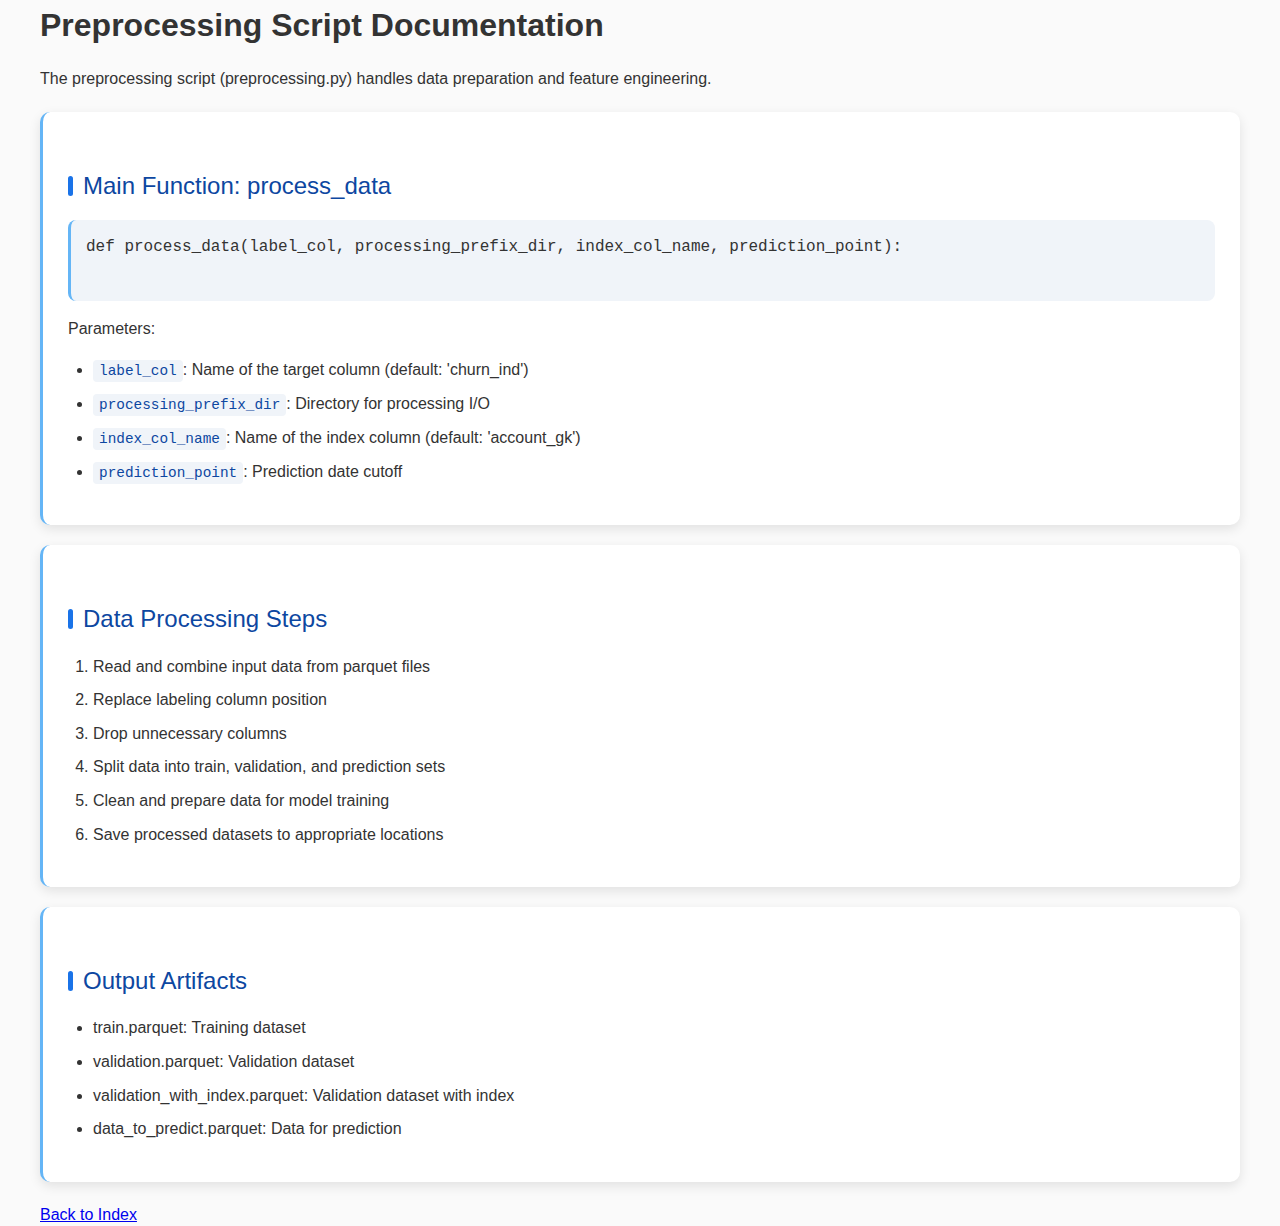
<file: preprocessing_script.html>
<!DOCTYPE html>
<html lang="en">
<head>
    <meta charset="UTF-8">
    <meta name="viewport" content="width=device-width, initial-scale=1.0">
    <title>Preprocessing Script Documentation</title>
    <link rel="stylesheet" href="styles.css">
    <!-- <style>
        body {
            font-family: Arial, sans-serif;
            line-height: 1.6;
            max-width: 1200px;
            margin: 0 auto;
            padding: 20px;
        }
        .method {
            margin: 20px 0;
            padding: 15px;
            background-color: #f5f5f5;
            border-radius: 5px;
        }
        code {
            background-color: #eee;
            padding: 2px 4px;
            border-radius: 3px;
        }
        pre {
            background-color: #f8f8f8;
            padding: 10px;
            border-radius: 5px;
            overflow-x: auto;
        }
    </style> -->
</head>
<body>
    <h1>Preprocessing Script Documentation</h1>
    <p>The preprocessing script (preprocessing.py) handles data preparation and feature engineering.</p>

    <div class="method">
        <h2>Main Function: process_data</h2>
        <pre>
def process_data(label_col, processing_prefix_dir, index_col_name, prediction_point):
        </pre>
        <p>Parameters:</p>
        <ul>
            <li><code>label_col</code>: Name of the target column (default: 'churn_ind')</li>
            <li><code>processing_prefix_dir</code>: Directory for processing I/O</li>
            <li><code>index_col_name</code>: Name of the index column (default: 'account_gk')</li>
            <li><code>prediction_point</code>: Prediction date cutoff</li>
        </ul>
    </div>

    <div class="method">
        <h2>Data Processing Steps</h2>
        <ol>
            <li>Read and combine input data from parquet files</li>
            <li>Replace labeling column position</li>
            <li>Drop unnecessary columns</li>
            <li>Split data into train, validation, and prediction sets</li>
            <li>Clean and prepare data for model training</li>
            <li>Save processed datasets to appropriate locations</li>
        </ol>
    </div>

    <div class="method">
        <h2>Output Artifacts</h2>
        <ul>
            <li>train.parquet: Training dataset</li>
            <li>validation.parquet: Validation dataset</li>
            <li>validation_with_index.parquet: Validation dataset with index</li>
            <li>data_to_predict.parquet: Data for prediction</li>
        </ul>
    </div>

    <a href="index.html">Back to Index</a>
</body>
</html>
</file>
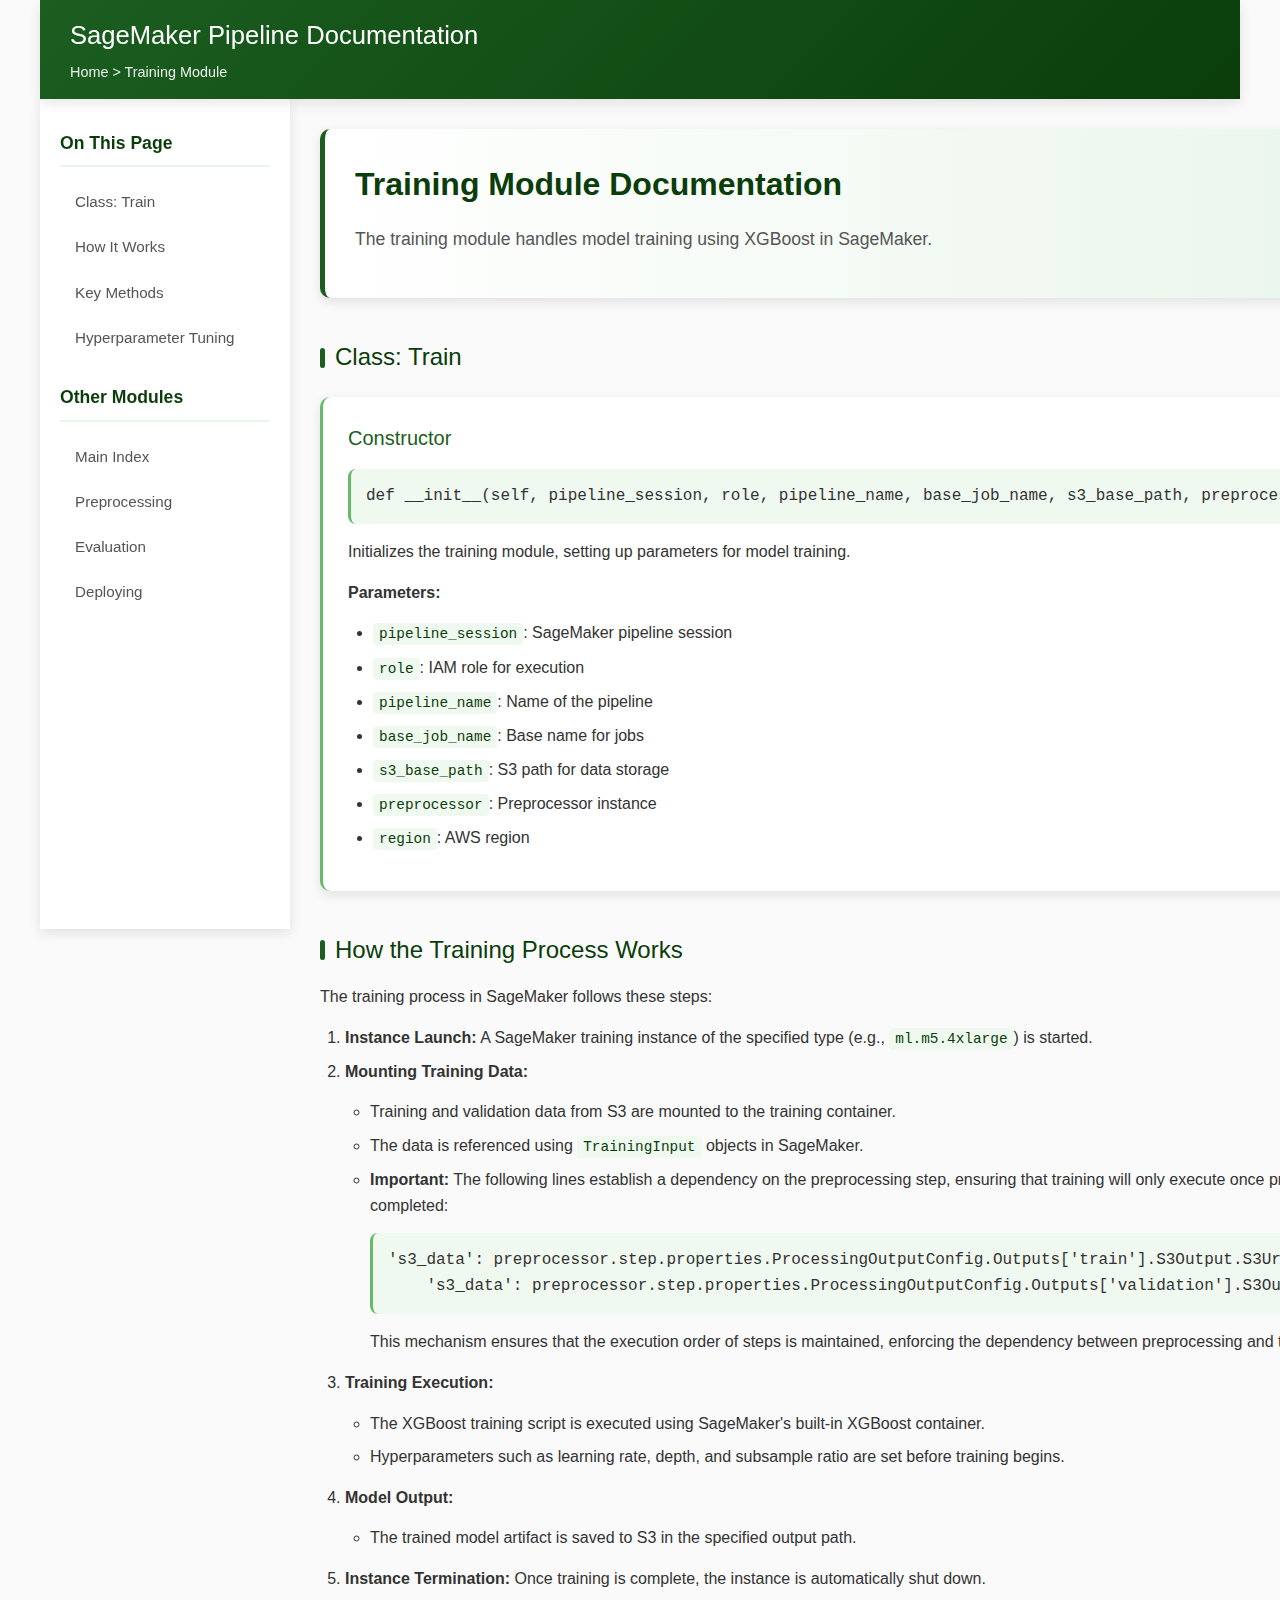
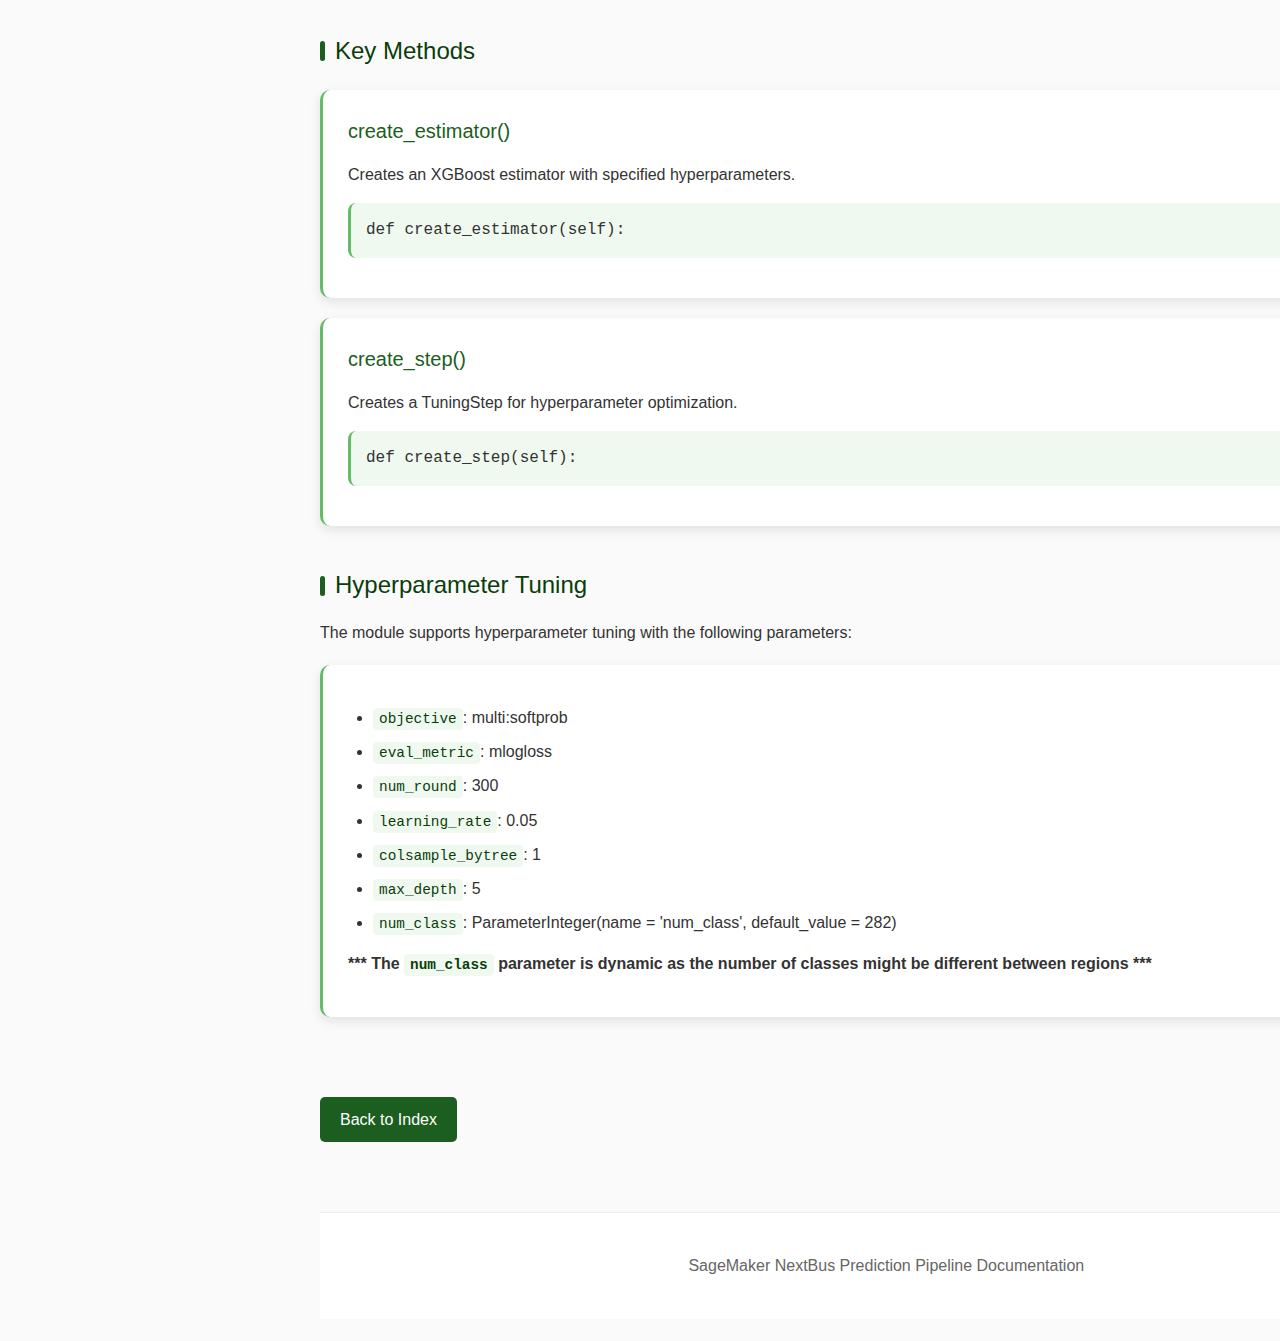
<file: training.html>
<!DOCTYPE html>
<html lang="en">
<head>
    <meta charset="UTF-8">
    <meta name="viewport" content="width=device-width, initial-scale=1.0">
    <title>Training Module Documentation</title>
    <style>
/* Common styles - can be extracted to a separate CSS file */
:root {
    --primary-green: #1b5e20;
    --secondary-green: #43a047;
    --light-green: #e8f5e9;
    --dark-green: #0a3d0a;
    --accent-green: #66bb6a;
    --border-radius: 10px;
    --shadow: 0 4px 12px rgba(0, 0, 0, 0.1);
    --code-bg: #f0f9f0;
}

* {
    box-sizing: border-box;
    margin: 0;
    padding: 0;
}

body {
    font-family: 'Segoe UI', Roboto, 'Helvetica Neue', Arial, sans-serif;
    line-height: 1.6;
    max-width: 1200px;
    margin: 0 auto;
    padding: 0;
    color: #333;
    background-color: #fafafa;
}

.navbar {
    background: linear-gradient(135deg, var(--primary-green), var(--dark-green));
    color: white;
    padding: 15px 30px;
    position: sticky;
    top: 0;
    z-index: 1000;
    box-shadow: var(--shadow);
}

.navbar h1 {
    font-size: 1.6rem;
    font-weight: 500;
}

.navbar .breadcrumb {
    margin-top: 5px;
    font-size: 0.9rem;
    opacity: 0.9;
}

.navbar .breadcrumb a {
    color: white;
    text-decoration: none;
}

.navbar .breadcrumb a:hover {
    text-decoration: underline;
}

.main-content {
    display: flex;
    min-height: calc(100vh - 130px);
}

.sidebar {
            width: 250px !important;;
            min-width: 250px;
            display: block !important;
            visibility: visible !important;
            opacity: 1 !important;
            background-color: white;
            padding: 30px 0;
            box-shadow: var(--shadow);
            position: sticky;
            top: 70px;
            height: calc(100vh - 70px);
            overflow-y: auto;
        }

.sidebar-section {
    padding: 0 20px;
    margin-bottom: 25px;
}

.sidebar-title {
    font-size: 1.1rem;
    color: var(--dark-green);
    margin-bottom: 15px;
    font-weight: 600;
    padding-bottom: 8px;
    border-bottom: 2px solid var(--light-green);
}

.sidebar-links a {
    display: block;
    padding: 8px 15px;
    margin: 5px 0;
    color: #555;
    text-decoration: none;
    border-radius: 5px;
    transition: all 0.2s ease;
    font-size: 0.95rem;
}

.sidebar-links a:hover {
    background-color: var(--light-green);
    color: var(--primary-green);
    transform: translateX(5px);
}

.content {
    flex: 1;
    padding: 30px;
}

.header {
    background: linear-gradient(to right, white, var(--light-green));
    padding: 30px;
    border-radius: var(--border-radius);
    margin-bottom: 30px;
    border-left: 5px solid var(--primary-green);
    box-shadow: var(--shadow);
}

.header h1 {
    color: var(--dark-green);
    margin-bottom: 10px;
    font-weight: 600;
    font-size: 2rem;
}

.header p {
    color: #555;
    font-size: 1.1rem;
}

.section {
    margin: 40px 0;
}

h2 {
    color: var(--dark-green);
    margin: 30px 0 15px 0;
    font-weight: 500;
    display: flex;
    align-items: center;
    font-size: 1.5rem;
}

h2::before {
    content: "";
    display: inline-block;
    width: 5px;
    height: 20px;
    background-color: var(--primary-green);
    margin-right: 10px;
    border-radius: 3px;
}

.method {
    background-color: white;
    padding: 25px;
    border-radius: var(--border-radius);
    box-shadow: var(--shadow);
    margin: 20px 0;
    transition: transform 0.2s ease;
    border-left: 3px solid var(--accent-green);
}

.method:hover {
    transform: translateY(-3px);
}

.method h3 {
    color: var(--primary-green);
    margin-bottom: 15px;
    font-weight: 500;
    font-size: 1.25rem;
}

code {
    background-color: var(--code-bg);
    padding: 3px 6px;
    border-radius: 4px;
    font-family: 'Consolas', 'Monaco', monospace;
    font-size: 0.9em;
    color: var(--dark-green);
}

pre {
    background-color: var(--code-bg);
    padding: 15px;
    border-radius: 8px;
    overflow-x: auto;
    margin: 15px 0;
    font-family: 'Consolas', 'Monaco', monospace;
    border-left: 3px solid var(--accent-green);
}

ul, ol {
    padding-left: 25px;
    margin: 15px 0;
}

li {
    margin: 8px 0;
}

p {
    margin: 15px 0;
}

.back-link {
    display: inline-block;
    margin: 40px 0 20px;
    padding: 10px 20px;
    background-color: var(--primary-green);
    color: white;
    text-decoration: none;
    border-radius: 5px;
    transition: all 0.2s ease;
}

.back-link:hover {
    background-color: var(--dark-green);
    transform: translateY(-2px);
    box-shadow: 0 4px 8px rgba(0, 0, 0, 0.1);
}

footer {
    text-align: center;
    padding: 25px;
    color: #666;
    background-color: white;
    margin-top: 50px;
    border-top: 1px solid #eee;
}

@media (max-width: 768px) {
    .main-content {
        flex-direction: column;
    }
    .sidebar {
        width: 100%;
        position: static;
        height: auto;
    }
    .content {
        padding: 20px;
    }
}
    </style>
</head>
<body>
    <nav class="navbar">
        <h1>SageMaker Pipeline Documentation</h1>
        <div class="breadcrumb">
            <a href="index.html">Home</a> > Training Module
        </div>
    </nav>

    <div class="main-content">
        <aside class="sidebar">
            <div class="sidebar-section">
                <h3 class="sidebar-title">On This Page</h3>
                <div class="sidebar-links">
                    <a href="#class-train">Class: Train</a>
                    <a href="#how-it-works">How It Works</a>
                    <a href="#key-methods">Key Methods</a>
                    <a href="#hyperparameter-tuning">Hyperparameter Tuning</a>
                </div>
            </div>
            
            <div class="sidebar-section">
                <h3 class="sidebar-title">Other Modules</h3>
                <div class="sidebar-links">
                    <a href="index.html">Main Index</a>
                    <a href="preprocessing.html">Preprocessing</a>
                    <a href="evaluating.html">Evaluation</a>
                    <a href="deploy.html">Deploying</a>
                </div>
            </div>
        </aside>
    
    
        <main class="content">
            <div class="header">
                <h1>Training Module Documentation</h1>
                <p>The training module handles model training using XGBoost in SageMaker.</p>
            </div>
    
            <div class="section" id="class-train">
                <h2>Class: Train</h2>
                <div class="method">
                    <h3>Constructor</h3>
                    <pre>def __init__(self, pipeline_session, role, pipeline_name, base_job_name, s3_base_path, preprocessor, region):</pre>
                    <p>Initializes the training module, setting up parameters for model training.</p>
                    <p><strong>Parameters:</strong></p>
                    <ul>
                        <li><code>pipeline_session</code>: SageMaker pipeline session</li>
                        <li><code>role</code>: IAM role for execution</li>
                        <li><code>pipeline_name</code>: Name of the pipeline</li>
                        <li><code>base_job_name</code>: Base name for jobs</li>
                        <li><code>s3_base_path</code>: S3 path for data storage</li>
                        <li><code>preprocessor</code>: Preprocessor instance</li>
                        <li><code>region</code>: AWS region</li>
                    </ul>
                </div>
            </div>
    
            <div class="section" id="how-it-works">
                <h2>How the Training Process Works</h2>
                <p>The training process in SageMaker follows these steps:</p>
                <ol>
                    <li><strong>Instance Launch:</strong> A SageMaker training instance of the specified type (e.g., <code>ml.m5.4xlarge</code>) is started.</li>
                    <li><strong>Mounting Training Data:</strong>
                        <ul>
                            <li>Training and validation data from S3 are mounted to the training container.</li>
                            <li>The data is referenced using <code>TrainingInput</code> objects in SageMaker.</li>
                            <li class="important-note">
                                <strong>Important:</strong> The following lines establish a dependency on the preprocessing step, ensuring that training will only execute once preprocessing is completed:
                                <pre>'s3_data': preprocessor.step.properties.ProcessingOutputConfig.Outputs['train'].S3Output.S3Uri
    's3_data': preprocessor.step.properties.ProcessingOutputConfig.Outputs['validation'].S3Output.S3Uri</pre>
                                This mechanism ensures that the execution order of steps is maintained, enforcing the dependency between preprocessing and training.
                            </li>
                        </ul>
                    </li>
                    <li><strong>Training Execution:</strong>
                        <ul>
                            <li>The XGBoost training script is executed using SageMaker's built-in XGBoost container.</li>
                            <li>Hyperparameters such as learning rate, depth, and subsample ratio are set before training begins.</li>
                        </ul>
                    </li>
                    <li><strong>Model Output:</strong>
                        <ul>
                            <li>The trained model artifact is saved to S3 in the specified output path.</li>
                        </ul>
                    </li>
                    <li><strong>Instance Termination:</strong> Once training is complete, the instance is automatically shut down.</li>
                </ol>
            </div>
    
            <div class="section" id="key-methods">
                <h2>Key Methods</h2>
                <div class="method">
                    <h3>create_estimator()</h3>
                    <p>Creates an XGBoost estimator with specified hyperparameters.</p>
                    <pre>def create_estimator(self):</pre>
                </div>
    
                <div class="method">
                    <h3>create_step()</h3>
                    <p>Creates a TuningStep for hyperparameter optimization.</p>
                    <pre>def create_step(self):</pre>
                </div>
            </div>
    
            <div class="section" id="hyperparameter-tuning">
                <h2>Hyperparameter Tuning</h2>
                <p>The module supports hyperparameter tuning with the following parameters:</p>
                <div class="method">
                    <ul>
                        <li><code>objective</code>: multi:softprob</li>
                        <li><code>eval_metric</code>: mlogloss</li>
                        <li><code>num_round</code>: 300</li>
                        <li><code>learning_rate</code>: 0.05</li>
                        <li><code>colsample_bytree</code>: 1</li>
                        <li><code>max_depth</code>: 5</li>
                        <li><code>num_class</code>: ParameterInteger(name = 'num_class', default_value = 282)</li>
                    </ul>
                    <p><strong>*** The <code>num_class</code> parameter is dynamic as the number of classes might be different between regions ***</strong></p>
                </div>
            </div>
            
    
            <a href="index.html" class="back-link">Back to Index</a>
    
            <footer>
                <p>SageMaker NextBus Prediction Pipeline Documentation</p>
            </footer>
        </main>
    </div>
    
</body>
</html>
</file>
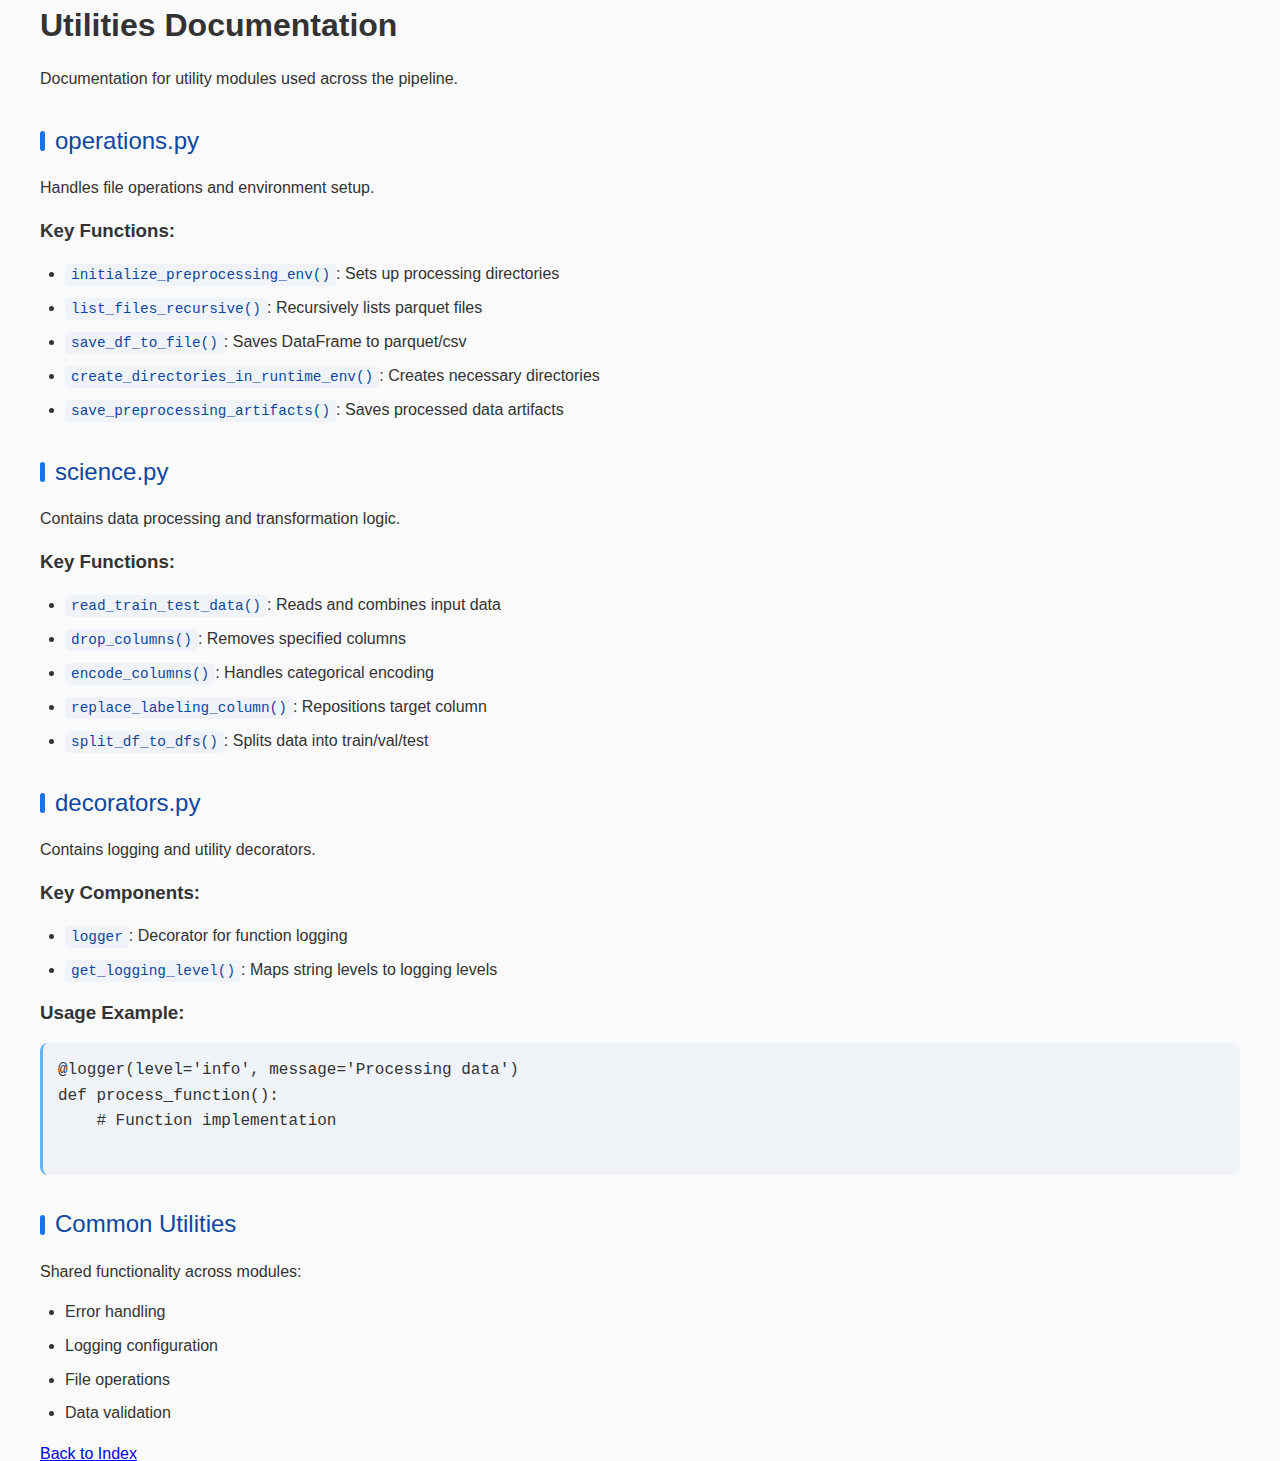
<file: utils.html>
<!DOCTYPE html>
<html lang="en">
<head>
    <meta charset="UTF-8">
    <meta name="viewport" content="width=device-width, initial-scale=1.0">
    <title>Utilities Documentation</title>
    <link rel="stylesheet" href="styles.css">
    <!-- <style>
        body {
            font-family: Arial, sans-serif;
            line-height: 1.6;
            max-width: 1200px;
            margin: 0 auto;
            padding: 20px;
        }
        .module {
            margin: 20px 0;
            padding: 15px;
            background-color: #f5f5f5;
            border-radius: 5px;
        }
        code {
            background-color: #eee;
            padding: 2px 4px;
            border-radius: 3px;
        }
        pre {
            background-color: #f8f8f8;
            padding: 10px;
            border-radius: 5px;
            overflow-x: auto;
        }
    </style> -->
</head>
<body>
    <h1>Utilities Documentation</h1>
    <p>Documentation for utility modules used across the pipeline.</p>

    <div class="module">
        <h2>operations.py</h2>
        <p>Handles file operations and environment setup.</p>
        
        <h3>Key Functions:</h3>
        <ul>
            <li><code>initialize_preprocessing_env()</code>: Sets up processing directories</li>
            <li><code>list_files_recursive()</code>: Recursively lists parquet files</li>
            <li><code>save_df_to_file()</code>: Saves DataFrame to parquet/csv</li>
            <li><code>create_directories_in_runtime_env()</code>: Creates necessary directories</li>
            <li><code>save_preprocessing_artifacts()</code>: Saves processed data artifacts</li>
        </ul>
    </div>

    <div class="module">
        <h2>science.py</h2>
        <p>Contains data processing and transformation logic.</p>
        
        <h3>Key Functions:</h3>
        <ul>
            <li><code>read_train_test_data()</code>: Reads and combines input data</li>
            <li><code>drop_columns()</code>: Removes specified columns</li>
            <li><code>encode_columns()</code>: Handles categorical encoding</li>
            <li><code>replace_labeling_column()</code>: Repositions target column</li>
            <li><code>split_df_to_dfs()</code>: Splits data into train/val/test</li>
        </ul>
    </div>

    <div class="module">
        <h2>decorators.py</h2>
        <p>Contains logging and utility decorators.</p>
        
        <h3>Key Components:</h3>
        <ul>
            <li><code>logger</code>: Decorator for function logging</li>
            <li><code>get_logging_level()</code>: Maps string levels to logging levels</li>
        </ul>
        
        <h3>Usage Example:</h3>
        <pre>
@logger(level='info', message='Processing data')
def process_function():
    # Function implementation
        </pre>
    </div>

    <div class="module">
        <h2>Common Utilities</h2>
        <p>Shared functionality across modules:</p>
        <ul>
            <li>Error handling</li>
            <li>Logging configuration</li>
            <li>File operations</li>
            <li>Data validation</li>
        </ul>
    </div>

    <a href="index.html">Back to Index</a>
</body>
</html>
</file>
<file: styles.css>
/* Common styles - can be extracted to a separate CSS file */
:root {
    --primary-blue: #1a73e8;
    --secondary-blue: #4285f4;
    --light-blue: #e8f0fe;
    --dark-blue: #0d47a1;
    --accent-blue: #64b5f6;
    --border-radius: 10px;
    --shadow: 0 4px 12px rgba(0, 0, 0, 0.1);
    --code-bg: #f0f4f9;
}

* {
    box-sizing: border-box;
    margin: 0;
    padding: 0;
}

body {
    font-family: 'Segoe UI', Roboto, 'Helvetica Neue', Arial, sans-serif;
    line-height: 1.6;
    max-width: 1200px;
    margin: 0 auto;
    padding: 0;
    color: #333;
    background-color: #fafafa;
}

.navbar {
    background: linear-gradient(135deg, var(--primary-blue), var(--dark-blue));
    color: white;
    padding: 15px 30px;
    position: sticky;
    top: 0;
    z-index: 1000;
    box-shadow: var(--shadow);
}

.navbar h1 {
    font-size: 1.6rem;
    font-weight: 500;
}

.navbar .breadcrumb {
    margin-top: 5px;
    font-size: 0.9rem;
    opacity: 0.9;
}

.navbar .breadcrumb a {
    color: white;
    text-decoration: none;
}

.navbar .breadcrumb a:hover {
    text-decoration: underline;
}

.main-content {
    display: flex;
    min-height: calc(100vh - 130px);
}

.sidebar {
    width: 250px;
    background-color: white;
    padding: 30px 0;
    box-shadow: var(--shadow);
    position: sticky;
    top: 70px;
    height: calc(100vh - 70px);
    overflow-y: auto;
}

.sidebar-section {
    padding: 0 20px;
    margin-bottom: 25px;
}

.sidebar-title {
    font-size: 1.1rem;
    color: var(--dark-blue);
    margin-bottom: 15px;
    font-weight: 600;
    padding-bottom: 8px;
    border-bottom: 2px solid var(--light-blue);
}

.sidebar-links a {
    display: block;
    padding: 8px 15px;
    margin: 5px 0;
    color: #555;
    text-decoration: none;
    border-radius: 5px;
    transition: all 0.2s ease;
    font-size: 0.95rem;
}

.sidebar-links a:hover {
    background-color: var(--light-blue);
    color: var(--primary-blue);
    transform: translateX(5px);
}

.content {
    flex: 1;
    padding: 30px;
}

.header {
    background: linear-gradient(to right, white, var(--light-blue));
    padding: 30px;
    border-radius: var(--border-radius);
    margin-bottom: 30px;
    border-left: 5px solid var(--primary-blue);
    box-shadow: var(--shadow);
}

.header h1 {
    color: var(--dark-blue);
    margin-bottom: 10px;
    font-weight: 600;
    font-size: 2rem;
}

.header p {
    color: #555;
    font-size: 1.1rem;
}

.section {
    margin: 40px 0;
}

h2 {
    color: var(--dark-blue);
    margin: 30px 0 15px 0;
    font-weight: 500;
    display: flex;
    align-items: center;
    font-size: 1.5rem;
}

h2::before {
    content: "";
    display: inline-block;
    width: 5px;
    height: 20px;
    background-color: var(--primary-blue);
    margin-right: 10px;
    border-radius: 3px;
}

.method {
    background-color: white;
    padding: 25px;
    border-radius: var(--border-radius);
    box-shadow: var(--shadow);
    margin: 20px 0;
    transition: transform 0.2s ease;
    border-left: 3px solid var(--accent-blue);
}

.method:hover {
    transform: translateY(-3px);
}

.method h3 {
    color: var(--primary-blue);
    margin-bottom: 15px;
    font-weight: 500;
    font-size: 1.25rem;
}

code {
    background-color: var(--code-bg);
    padding: 3px 6px;
    border-radius: 4px;
    font-family: 'Consolas', 'Monaco', monospace;
    font-size: 0.9em;
    color: var(--dark-blue);
}

pre {
    background-color: var(--code-bg);
    padding: 15px;
    border-radius: 8px;
    overflow-x: auto;
    margin: 15px 0;
    font-family: 'Consolas', 'Monaco', monospace;
    border-left: 3px solid var(--accent-blue);
}

ul, ol {
    padding-left: 25px;
    margin: 15px 0;
}

li {
    margin: 8px 0;
}

p {
    margin: 15px 0;
}

.back-link {
    display: inline-block;
    margin: 40px 0 20px;
    padding: 10px 20px;
    background-color: var(--primary-blue);
    color: white;
    text-decoration: none;
    border-radius: 5px;
    transition: all 0.2s ease;
}

.back-link:hover {
    background-color: var(--dark-blue);
    transform: translateY(-2px);
    box-shadow: 0 4px 8px rgba(0, 0, 0, 0.1);
}

footer {
    text-align: center;
    padding: 25px;
    color: #666;
    background-color: white;
    margin-top: 50px;
    border-top: 1px solid #eee;
}

@media (max-width: 768px) {
    .main-content {
        flex-direction: column;
    }
    .sidebar {
        width: 100%;
        position: static;
        height: auto;
    }
    .content {
        padding: 20px;
    }
}
</file>
